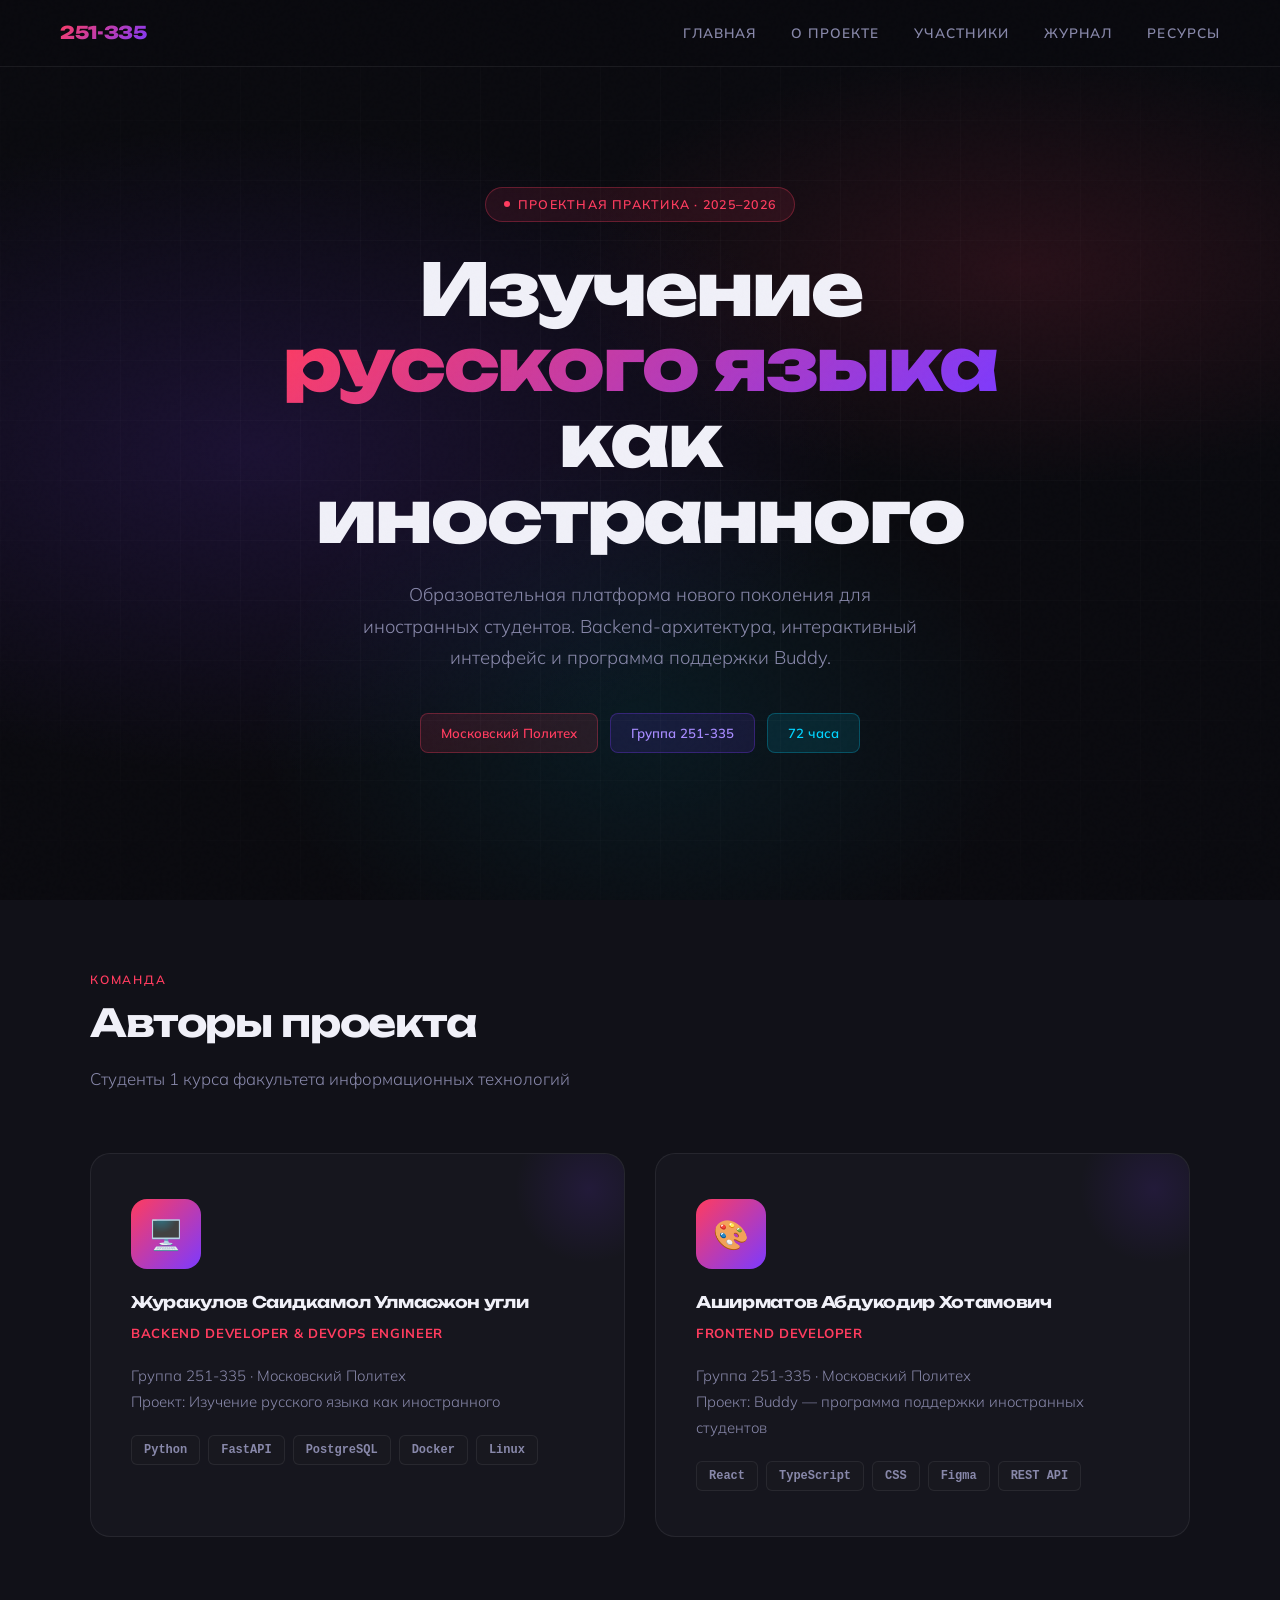
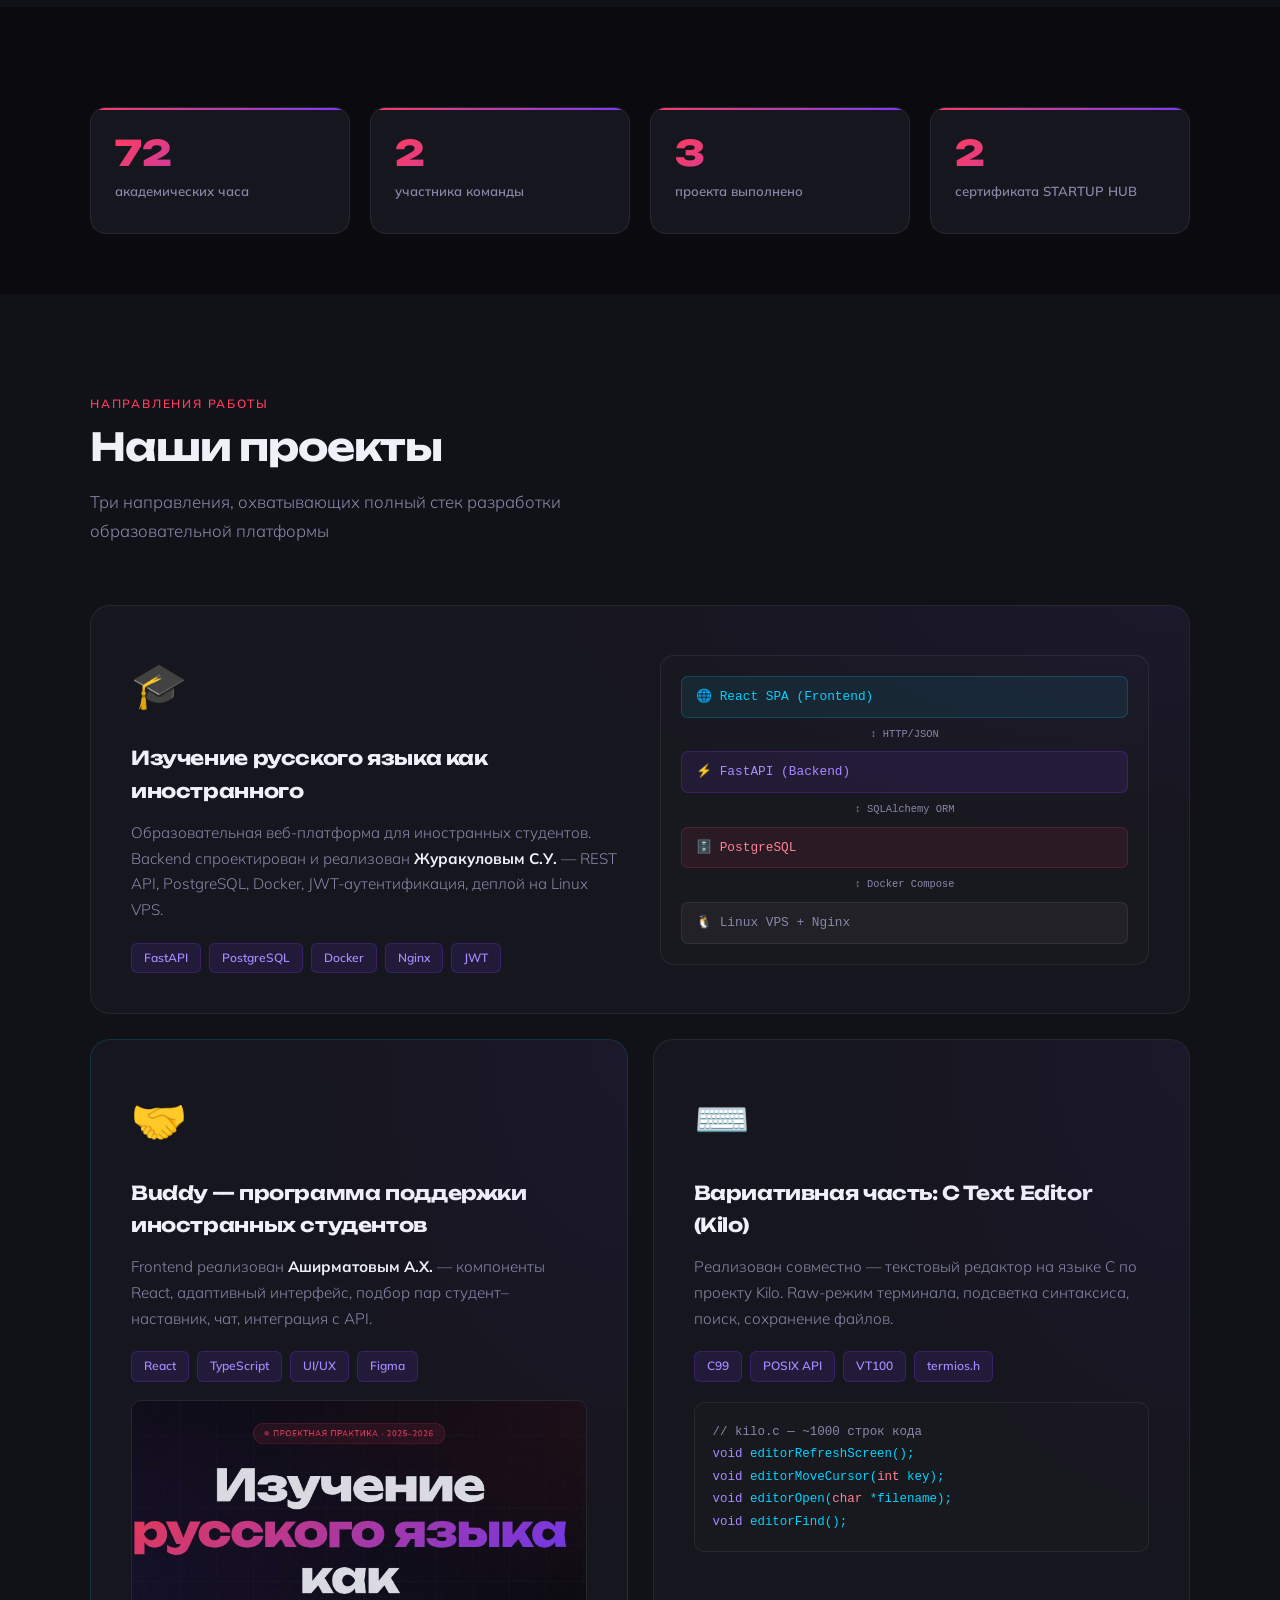
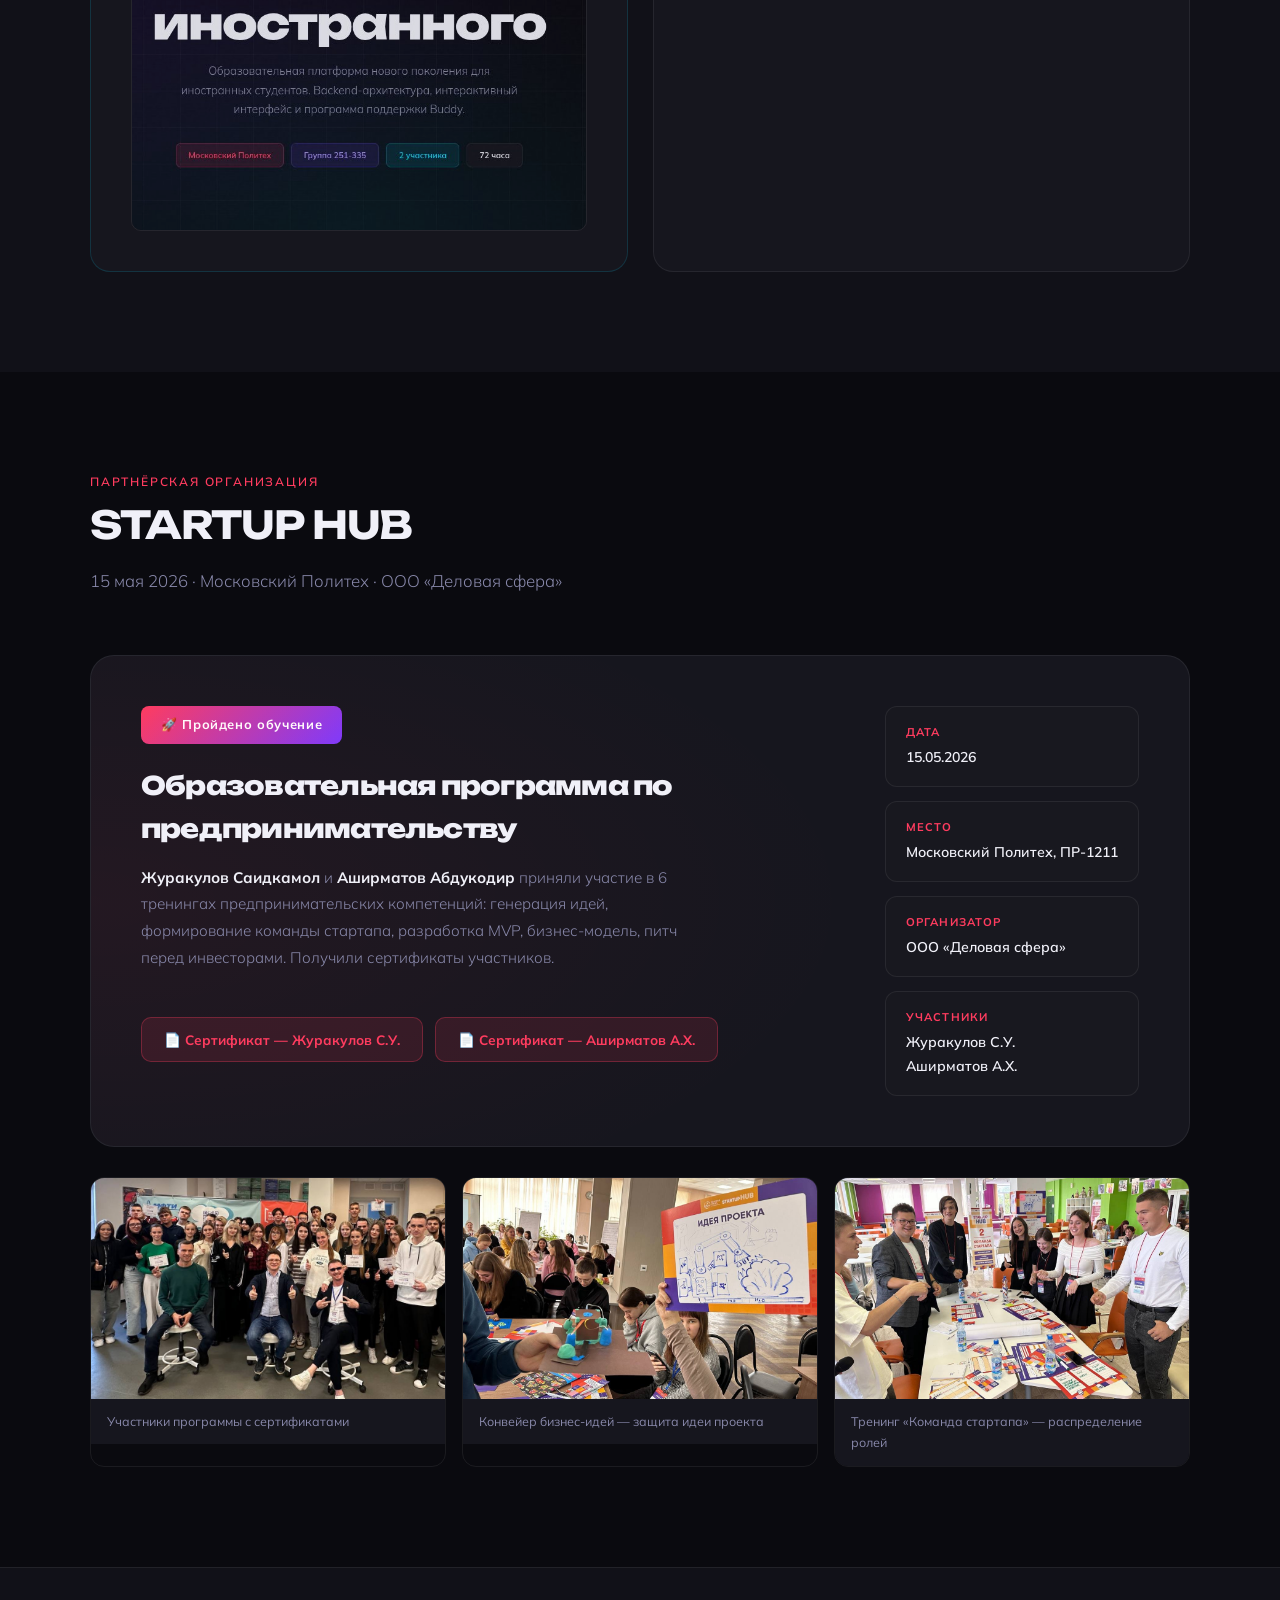
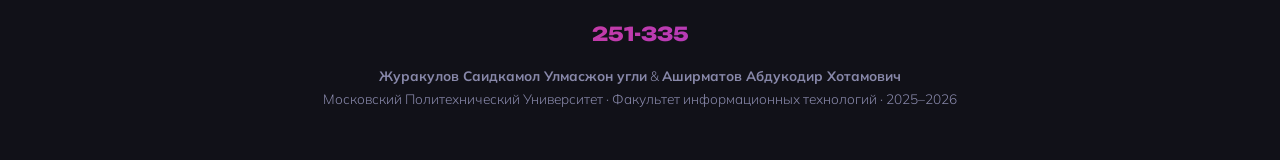
<file: site/index.html>
<!DOCTYPE html>
<html lang="ru">
<head>
  <meta charset="UTF-8" />
  <meta name="viewport" content="width=device-width, initial-scale=1.0" />
  <title>Проектная практика — Группа 251-335</title>
  <link rel="stylesheet" href="style.css" />
</head>
<body>

<nav>
  <a href="index.html" class="nav-logo">251-335</a>
  <ul class="nav-links">
    <li><a href="index.html">Главная</a></li>
    <li><a href="about.html">О проекте</a></li>
    <li><a href="members.html">Участники</a></li>
    <li><a href="journal.html">Журнал</a></li>
    <li><a href="resources.html">Ресурсы</a></li>
  </ul>
</nav>

<!-- HERO -->
<section class="hero">
  <div class="hero-bg"></div>
  <div class="hero-grid"></div>
  <div class="hero-content">
    <div class="hero-tag">Проектная практика · 2025–2026</div>
    <h1>Изучение <span class="grad">русского языка</span><br/>как иностранного</h1>
    <p>Образовательная платформа нового поколения для иностранных студентов. Backend-архитектура, интерактивный интерфейс и программа поддержки Buddy.</p>
    <div class="hero-badges">
      <span class="badge accent">Московский Политех</span>
      <span class="badge accent2">Группа 251-335</span>
      <span class="badge accent3">72 часа</span>
    </div>
  </div>
</section>

<!-- TEAM INTRO -->
<section style="background:var(--bg2); padding:70px 60px;">
  <div class="container">
    <div class="section-label">Команда</div>
    <h2 class="section-title">Авторы проекта</h2>
    <p class="section-desc">Студенты 1 курса факультета информационных технологий</p>
    <div class="members-grid">
      <div class="member-card">
        <div class="member-avatar">🖥️</div>
        <h3>Журакулов Саидкамол Улмасжон угли</h3>
        <div class="member-role">Backend Developer &amp; DevOps Engineer</div>
        <p>Группа 251-335 · Московский Политех<br/>Проект: Изучение русского языка как иностранного</p>
        <div class="member-skills">
          <span class="skill-tag">Python</span>
          <span class="skill-tag">FastAPI</span>
          <span class="skill-tag">PostgreSQL</span>
          <span class="skill-tag">Docker</span>
          <span class="skill-tag">Linux</span>
        </div>
      </div>
      <div class="member-card">
        <div class="member-avatar">🎨</div>
        <h3>Аширматов Абдукодир Хотамович</h3>
        <div class="member-role">Frontend Developer</div>
        <p>Группа 251-335 · Московский Политех<br/>Проект: Buddy — программа поддержки иностранных студентов</p>
        <div class="member-skills">
          <span class="skill-tag">React</span>
          <span class="skill-tag">TypeScript</span>
          <span class="skill-tag">CSS</span>
          <span class="skill-tag">Figma</span>
          <span class="skill-tag">REST API</span>
        </div>
      </div>
    </div>
  </div>
</section>

<!-- STATS -->
<section style="background:var(--bg); padding:60px;">
  <div class="container">
    <div class="about-stats" style="grid-template-columns:repeat(4,1fr);">
      <div class="stat-box"><span class="num">72</span><span class="label">академических часа</span></div>
      <div class="stat-box"><span class="num">2</span><span class="label">участника команды</span></div>
      <div class="stat-box"><span class="num">3</span><span class="label">проекта выполнено</span></div>
      <div class="stat-box"><span class="num">2</span><span class="label">сертификата STARTUP HUB</span></div>
    </div>
  </div>
</section>

<!-- PROJECTS -->
<section style="background:var(--bg2);">
  <div class="container">
    <div class="section-label">Направления работы</div>
    <h2 class="section-title">Наши проекты</h2>
    <p class="section-desc">Три направления, охватывающих полный стек разработки образовательной платформы</p>

    <div class="project-card featured" style="margin-bottom:25px;">
      <div>
        <div class="project-icon">🎓</div>
        <h3>Изучение русского языка как иностранного</h3>
        <p>Образовательная веб-платформа для иностранных студентов. Backend спроектирован и реализован <strong style="color:var(--text);">Журакуловым С.У.</strong> — REST API, PostgreSQL, Docker, JWT-аутентификация, деплой на Linux VPS.</p>
        <div class="project-tags">
          <span class="ptag">FastAPI</span><span class="ptag">PostgreSQL</span>
          <span class="ptag">Docker</span><span class="ptag">Nginx</span><span class="ptag">JWT</span>
        </div>
      </div>
      <div>
        <div style="background:var(--bg3);border:1px solid var(--border);border-radius:14px;padding:20px;font-family:'Courier New',monospace;font-size:0.8rem;display:flex;flex-direction:column;gap:8px;">
          <div style="background:rgba(0,212,255,0.08);border:1px solid rgba(0,212,255,0.2);border-radius:7px;padding:9px 14px;color:#00d4ff;">🌐 React SPA (Frontend)</div>
          <div style="text-align:center;color:var(--muted);font-size:0.65rem;">↕ HTTP/JSON</div>
          <div style="background:rgba(124,58,255,0.1);border:1px solid rgba(124,58,255,0.25);border-radius:7px;padding:9px 14px;color:#a78bff;">⚡ FastAPI (Backend)</div>
          <div style="text-align:center;color:var(--muted);font-size:0.65rem;">↕ SQLAlchemy ORM</div>
          <div style="background:rgba(255,60,95,0.08);border:1px solid rgba(255,60,95,0.2);border-radius:7px;padding:9px 14px;color:#ff8099;">🗄️ PostgreSQL</div>
          <div style="text-align:center;color:var(--muted);font-size:0.65rem;">↕ Docker Compose</div>
          <div style="background:rgba(255,255,255,0.04);border:1px solid var(--border);border-radius:7px;padding:9px 14px;color:var(--muted);">🐧 Linux VPS + Nginx</div>
        </div>
      </div>
    </div>

    <div class="projects-grid">
      <div class="project-card" style="border-color:rgba(0,212,255,0.15);">
        <div class="project-icon">🤝</div>
        <h3>Buddy — программа поддержки иностранных студентов</h3>
        <p>Frontend реализован <strong style="color:var(--text);">Аширматовым А.Х.</strong> — компоненты React, адаптивный интерфейс, подбор пар студент–наставник, чат, интеграция с API.</p>
        <div class="project-tags" style="margin-top:14px;">
          <span class="ptag">React</span><span class="ptag">TypeScript</span>
          <span class="ptag">UI/UX</span><span class="ptag">Figma</span>
        </div>
        <div style="margin-top:18px;border-radius:10px;overflow:hidden;border:1px solid var(--border);">
          <img src="img/buddy_screenshot.png" alt="Buddy platform screenshot" style="width:100%;display:block;opacity:0.9;" />
        </div>
      </div>

      <div class="project-card">
        <div class="project-icon">⌨️</div>
        <h3>Вариативная часть: C Text Editor (Kilo)</h3>
        <p>Реализован совместно — текстовый редактор на языке C по проекту Kilo. Raw-режим терминала, подсветка синтаксиса, поиск, сохранение файлов.</p>
        <div class="project-tags" style="margin-top:14px;">
          <span class="ptag">C99</span><span class="ptag">POSIX API</span>
          <span class="ptag">VT100</span><span class="ptag">termios.h</span>
        </div>
        <div style="margin-top:20px;background:var(--bg3);border:1px solid var(--border);border-radius:10px;padding:18px;font-family:'Courier New',monospace;font-size:0.78rem;color:#00d4ff;line-height:1.8;">
          <span style="color:var(--muted);">// kilo.c — ~1000 строк кода</span><br/>
          <span style="color:#a78bff;">void</span> editorRefreshScreen();<br/>
          <span style="color:#a78bff;">void</span> editorMoveCursor(<span style="color:#ff8099;">int</span> key);<br/>
          <span style="color:#a78bff;">void</span> editorOpen(<span style="color:#ff8099;">char</span> *filename);<br/>
          <span style="color:#a78bff;">void</span> editorFind();<br/>
        </div>
      </div>
    </div>
  </div>
</section>

<!-- STARTUP HUB -->
<section style="background:var(--bg);">
  <div class="container">
    <div class="section-label">Партнёрская организация</div>
    <h2 class="section-title">STARTUP HUB</h2>
    <p class="section-desc">15 мая 2026 · Московский Политех · ООО «Деловая сфера»</p>

    <div class="event-card">
      <div>
        <div class="event-badge">🚀 Пройдено обучение</div>
        <h3>Образовательная программа по предпринимательству</h3>
        <p>
          <strong style="color:var(--text);">Журакулов Саидкамол</strong> и
          <strong style="color:var(--text);">Аширматов Абдукодир</strong> приняли участие
          в 6 тренингах предпринимательских компетенций: генерация идей, формирование команды стартапа,
          разработка MVP, бизнес-модель, питч перед инвесторами. Получили сертификаты участников.
        </p>
        <div style="display:flex;gap:12px;flex-wrap:wrap;margin-top:22px;">
          <a href="img/cert1.pdf" target="_blank" class="cert-link">📄 Сертификат — Журакулов С.У.</a>
          <a href="img/cert2.pdf" target="_blank" class="cert-link">📄 Сертификат — Аширматов А.Х.</a>
        </div>
      </div>
      <div class="event-meta">
        <div class="meta-item"><div class="mi-label">Дата</div><div class="mi-val">15.05.2026</div></div>
        <div class="meta-item"><div class="mi-label">Место</div><div class="mi-val">Московский Политех, ПР-1211</div></div>
        <div class="meta-item"><div class="mi-label">Организатор</div><div class="mi-val">ООО «Деловая сфера»</div></div>
        <div class="meta-item"><div class="mi-label">Участники</div><div class="mi-val">Журакулов С.У.<br/>Аширматов А.Х.</div></div>
      </div>
    </div>

    <div style="display:grid;grid-template-columns:1fr 1fr 1fr;gap:16px;margin-top:30px;">
      <div style="border-radius:14px;overflow:hidden;border:1px solid var(--border);">
        <img src="img/startup1.png" alt="Участники STARTUP HUB с сертификатами" style="width:100%;display:block;aspect-ratio:16/10;object-fit:cover;" />
        <div style="padding:12px 16px;background:var(--card);font-size:0.78rem;color:var(--muted);">Участники программы с сертификатами</div>
      </div>
      <div style="border-radius:14px;overflow:hidden;border:1px solid var(--border);">
        <img src="img/startup2.png" alt="Конвейер бизнес-идей" style="width:100%;display:block;aspect-ratio:16/10;object-fit:cover;" />
        <div style="padding:12px 16px;background:var(--card);font-size:0.78rem;color:var(--muted);">Конвейер бизнес-идей — защита идеи проекта</div>
      </div>
      <div style="border-radius:14px;overflow:hidden;border:1px solid var(--border);">
        <img src="img/startup3.png" alt="Команда стартапа" style="width:100%;display:block;aspect-ratio:16/10;object-fit:cover;" />
        <div style="padding:12px 16px;background:var(--card);font-size:0.78rem;color:var(--muted);">Тренинг «Команда стартапа» — распределение ролей</div>
      </div>
    </div>
  </div>
</section>

<footer>
  <div class="footer-logo">251-335</div>
  <p>
    <strong>Журакулов Саидкамол Улмасжон угли</strong> &amp;
    <strong>Аширматов Абдукодир Хотамович</strong><br/>
    Московский Политехнический Университет · Факультет информационных технологий · 2025–2026
  </p>
</footer>

</body>
</html>
</file>
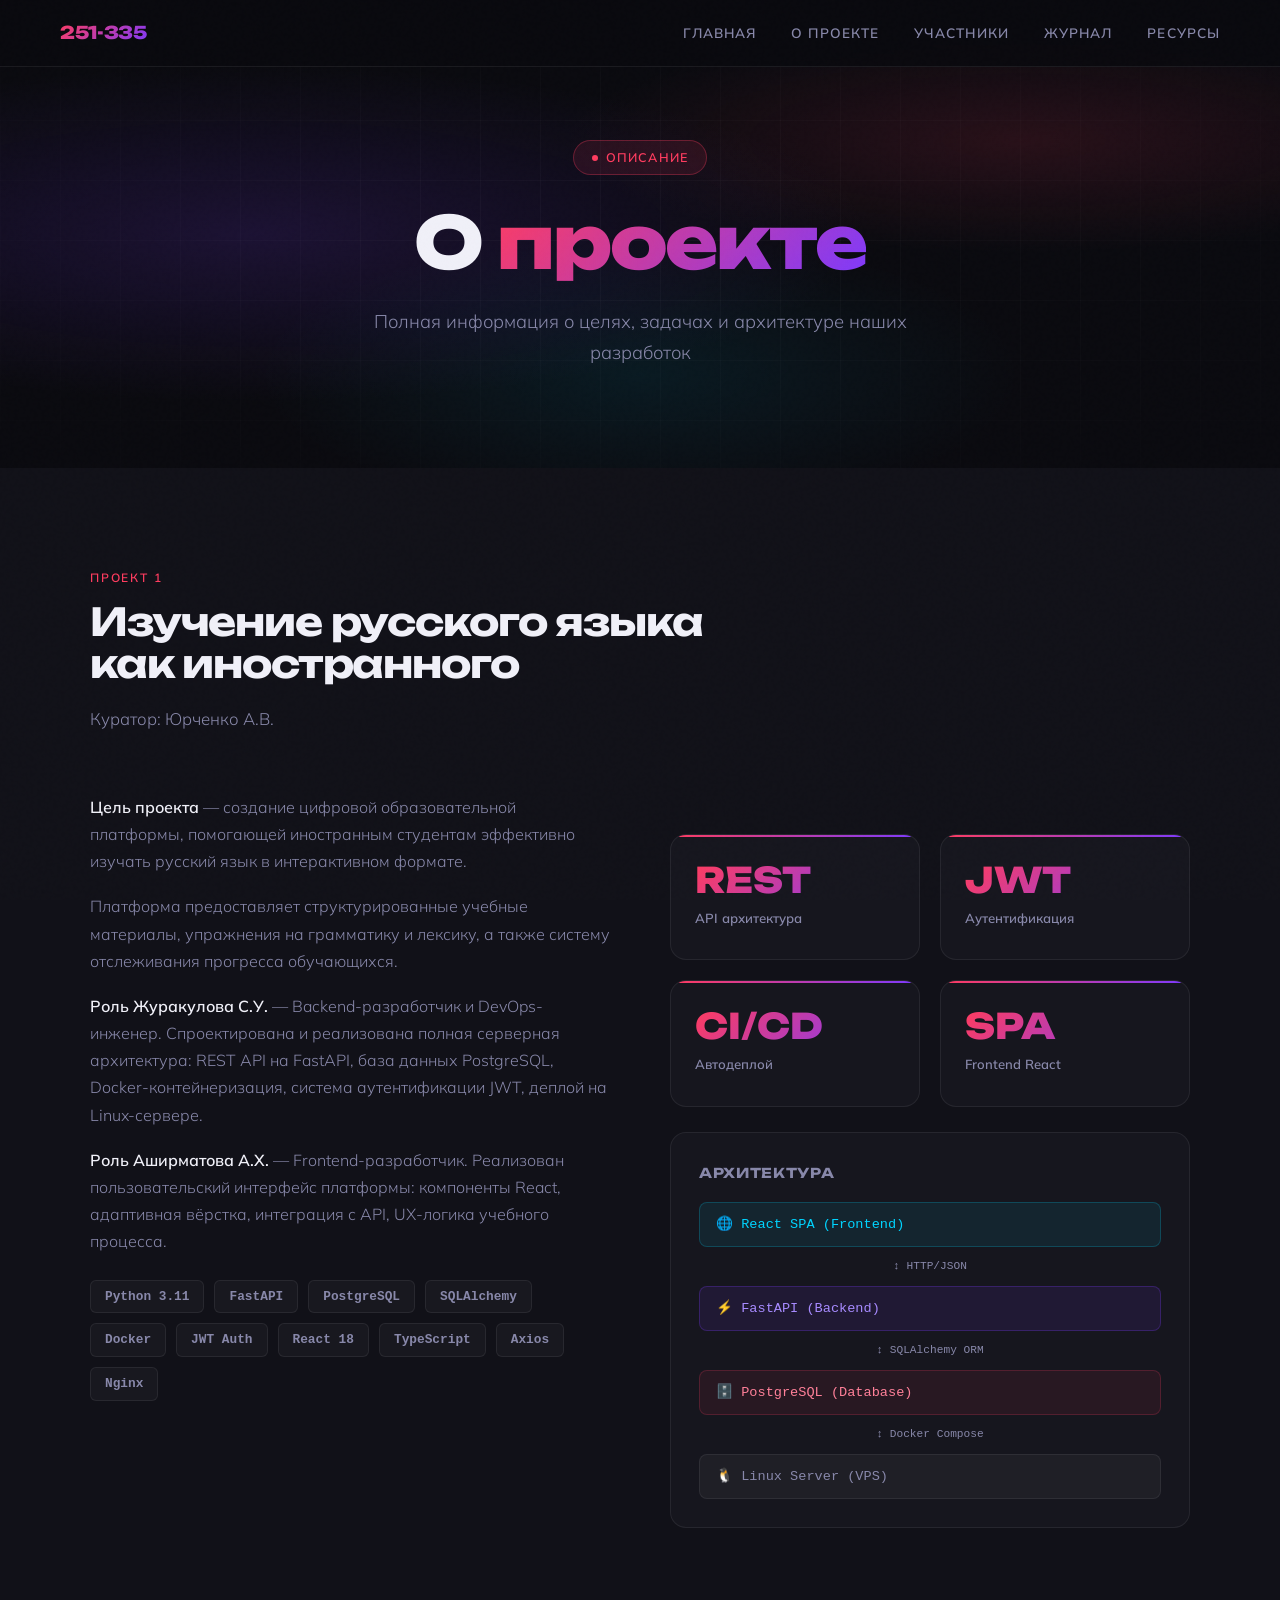
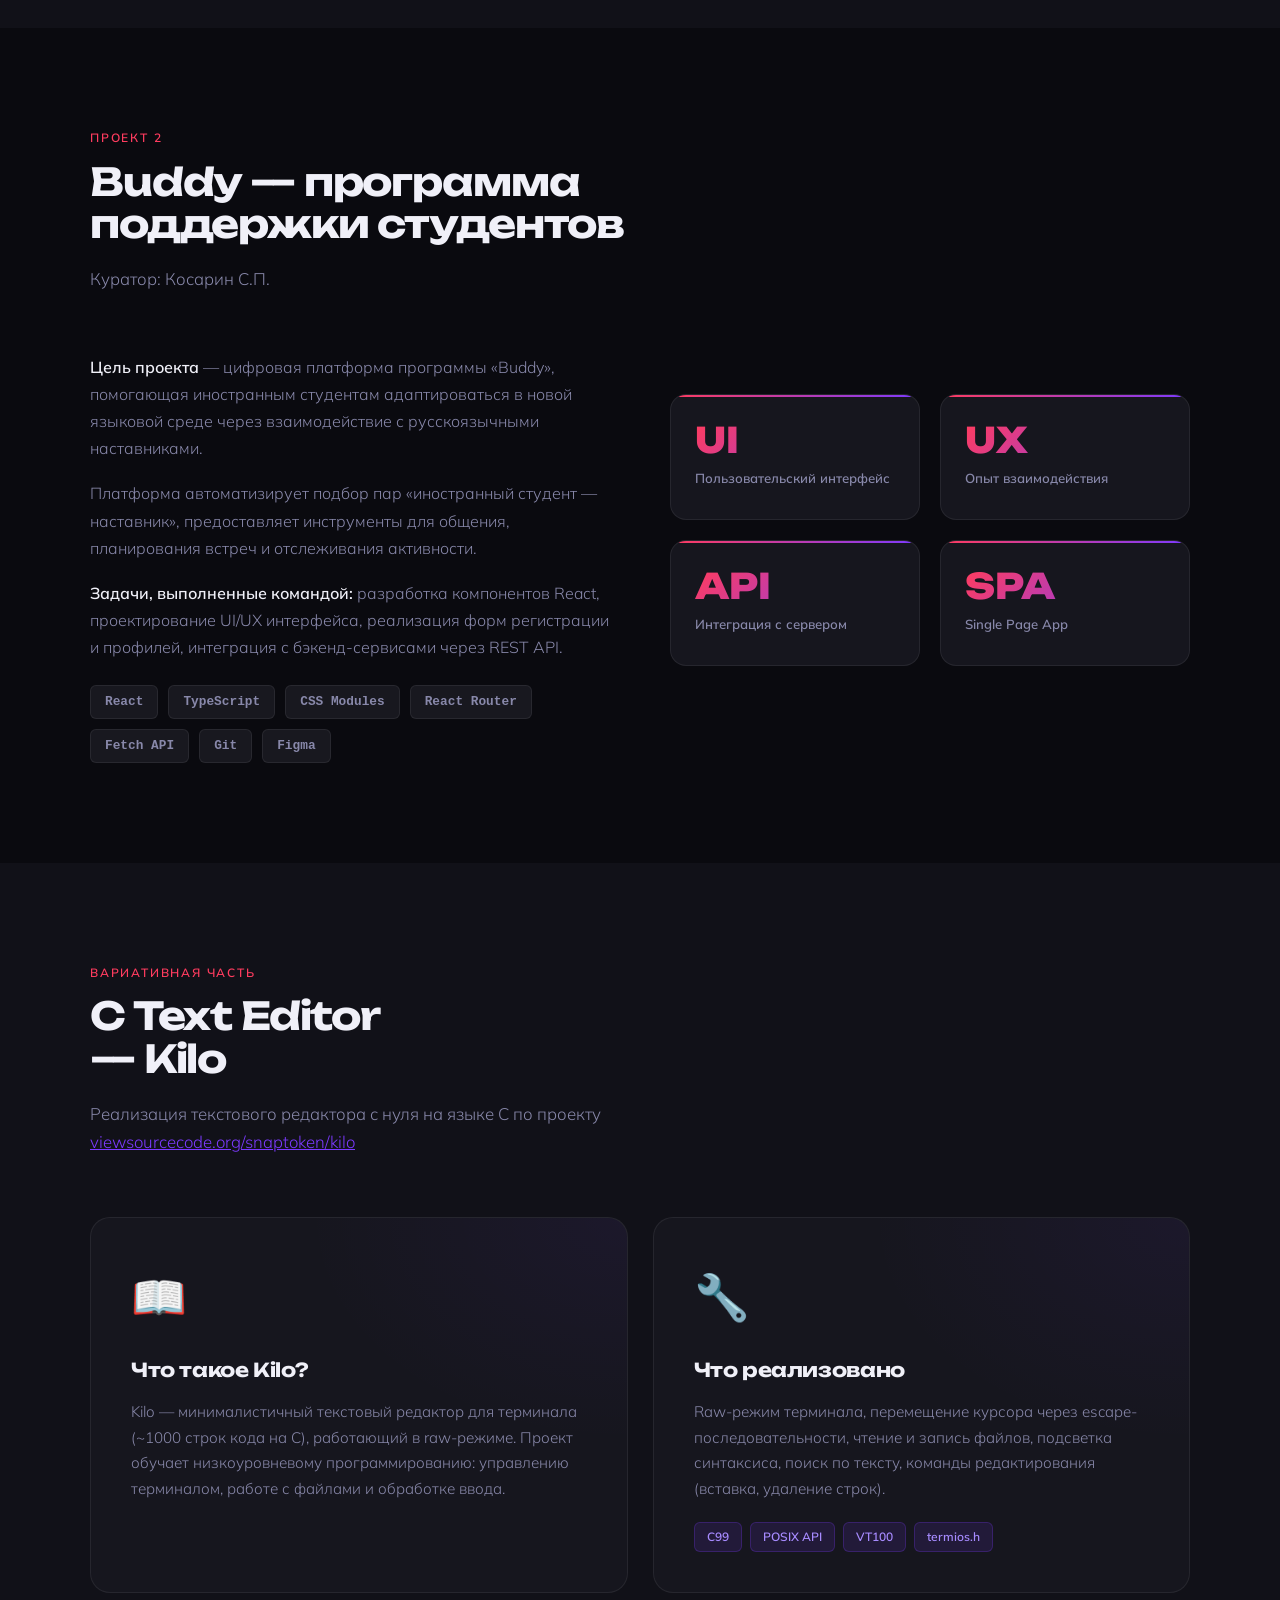
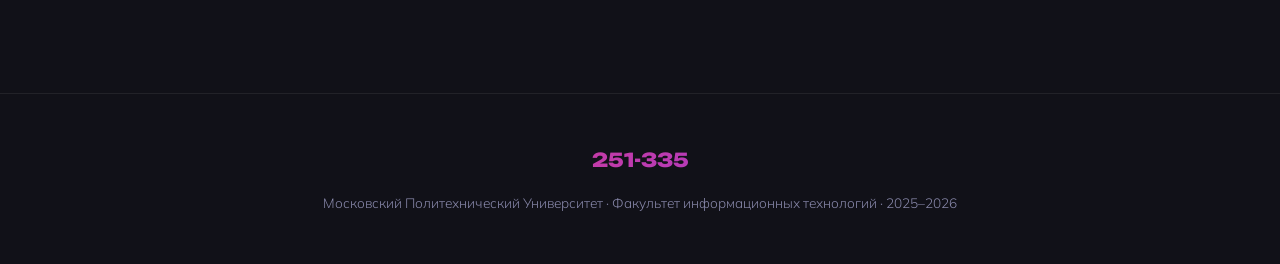
<file: site/about.html>
<!DOCTYPE html>
<html lang="ru">
<head>
  <meta charset="UTF-8" />
  <meta name="viewport" content="width=device-width, initial-scale=1.0" />
  <title>О проекте — Группа 251-335</title>
  <link rel="stylesheet" href="style.css" />
</head>
<body>

<nav>
  <a href="index.html" class="nav-logo">251-335</a>
  <ul class="nav-links">
    <li><a href="index.html">Главная</a></li>
    <li><a href="about.html">О проекте</a></li>
    <li><a href="members.html">Участники</a></li>
    <li><a href="journal.html">Журнал</a></li>
    <li><a href="resources.html">Ресурсы</a></li>
  </ul>
</nav>

<!-- PAGE HERO -->
<section class="hero" style="min-height: 50vh; padding-top: 140px; padding-bottom: 60px;">
  <div class="hero-bg"></div>
  <div class="hero-grid"></div>
  <div class="hero-content">
    <div class="hero-tag">Описание</div>
    <h1>О <span class="grad">проекте</span></h1>
    <p>Полная информация о целях, задачах и архитектуре наших разработок</p>
  </div>
</section>

<!-- PROJECT 1 -->
<section style="background: var(--bg2);">
  <div class="container">
    <div class="section-label">Проект 1</div>
    <h2 class="section-title">Изучение русского языка<br/>как иностранного</h2>
    <p class="section-desc">Куратор: Юрченко А.В.</p>

    <div class="about-grid">
      <div class="about-text">
        <p>
          <strong>Цель проекта</strong> — создание цифровой образовательной платформы,
          помогающей иностранным студентам эффективно изучать русский язык в интерактивном формате.
        </p>
        <p>
          Платформа предоставляет структурированные учебные материалы,
          упражнения на грамматику и лексику, а также систему отслеживания прогресса обучающихся.
        </p>
        <p>
          <strong>Роль Журакулова С.У.</strong> — Backend-разработчик и DevOps-инженер.
          Спроектирована и реализована полная серверная архитектура:
          REST API на FastAPI, база данных PostgreSQL, Docker-контейнеризация,
          система аутентификации JWT, деплой на Linux-сервере.
        </p>
        <p>
          <strong>Роль Аширматова А.Х.</strong> — Frontend-разработчик.
          Реализован пользовательский интерфейс платформы: компоненты React,
          адаптивная вёрстка, интеграция с API, UX-логика учебного процесса.
        </p>
        <div class="tech-list" style="margin-top: 24px;">
          <span class="tech-tag">Python 3.11</span>
          <span class="tech-tag">FastAPI</span>
          <span class="tech-tag">PostgreSQL</span>
          <span class="tech-tag">SQLAlchemy</span>
          <span class="tech-tag">Docker</span>
          <span class="tech-tag">JWT Auth</span>
          <span class="tech-tag">React 18</span>
          <span class="tech-tag">TypeScript</span>
          <span class="tech-tag">Axios</span>
          <span class="tech-tag">Nginx</span>
        </div>
      </div>

      <div>
        <div class="about-stats">
          <div class="stat-box">
            <span class="num">REST</span>
            <span class="label">API архитектура</span>
          </div>
          <div class="stat-box">
            <span class="num">JWT</span>
            <span class="label">Аутентификация</span>
          </div>
          <div class="stat-box">
            <span class="num">CI/CD</span>
            <span class="label">Автодеплой</span>
          </div>
          <div class="stat-box">
            <span class="num">SPA</span>
            <span class="label">Frontend React</span>
          </div>
        </div>

        <!-- Architecture diagram -->
        <div style="margin-top: 25px; background: var(--card); border: 1px solid var(--border); border-radius: 16px; padding: 28px;">
          <div style="font-family: 'Unbounded', sans-serif; font-size: 0.85rem; font-weight: 700; margin-bottom: 18px; color: var(--muted); letter-spacing: 0.05em;">АРХИТЕКТУРА</div>
          <div style="display: flex; flex-direction: column; gap: 10px; font-size: 0.85rem; font-family: 'Courier New', monospace;">
            <div style="background: rgba(0,212,255,0.08); border: 1px solid rgba(0,212,255,0.2); border-radius: 8px; padding: 10px 16px; color: #00d4ff;">
              🌐 React SPA (Frontend)
            </div>
            <div style="text-align: center; color: var(--muted); font-size: 0.7rem;">↕ HTTP/JSON</div>
            <div style="background: rgba(124,58,255,0.1); border: 1px solid rgba(124,58,255,0.25); border-radius: 8px; padding: 10px 16px; color: #a78bff;">
              ⚡ FastAPI (Backend)
            </div>
            <div style="text-align: center; color: var(--muted); font-size: 0.7rem;">↕ SQLAlchemy ORM</div>
            <div style="background: rgba(255,60,95,0.08); border: 1px solid rgba(255,60,95,0.2); border-radius: 8px; padding: 10px 16px; color: #ff8099;">
              🗄️ PostgreSQL (Database)
            </div>
            <div style="text-align: center; color: var(--muted); font-size: 0.7rem;">↕ Docker Compose</div>
            <div style="background: rgba(255,255,255,0.04); border: 1px solid var(--border); border-radius: 8px; padding: 10px 16px; color: var(--muted);">
              🐧 Linux Server (VPS)
            </div>
          </div>
        </div>
      </div>
    </div>
  </div>
</section>

<!-- PROJECT 2 -->
<section>
  <div class="container">
    <div class="section-label">Проект 2</div>
    <h2 class="section-title">Buddy — программа<br/>поддержки студентов</h2>
    <p class="section-desc">Куратор: Косарин С.П.</p>

    <div class="about-grid">
      <div class="about-text">
        <p>
          <strong>Цель проекта</strong> — цифровая платформа программы «Buddy»,
          помогающая иностранным студентам адаптироваться в новой языковой среде
          через взаимодействие с русскоязычными наставниками.
        </p>
        <p>
          Платформа автоматизирует подбор пар «иностранный студент — наставник»,
          предоставляет инструменты для общения, планирования встреч и отслеживания активности.
        </p>
        <p>
          <strong>Задачи, выполненные командой:</strong> разработка компонентов React,
          проектирование UI/UX интерфейса, реализация форм регистрации и профилей,
          интеграция с бэкенд-сервисами через REST API.
        </p>
        <div class="tech-list" style="margin-top: 24px;">
          <span class="tech-tag">React</span>
          <span class="tech-tag">TypeScript</span>
          <span class="tech-tag">CSS Modules</span>
          <span class="tech-tag">React Router</span>
          <span class="tech-tag">Fetch API</span>
          <span class="tech-tag">Git</span>
          <span class="tech-tag">Figma</span>
        </div>
      </div>
      <div>
        <div class="about-stats">
          <div class="stat-box">
            <span class="num">UI</span>
            <span class="label">Пользовательский интерфейс</span>
          </div>
          <div class="stat-box">
            <span class="num">UX</span>
            <span class="label">Опыт взаимодействия</span>
          </div>
          <div class="stat-box">
            <span class="num">API</span>
            <span class="label">Интеграция с сервером</span>
          </div>
          <div class="stat-box">
            <span class="num">SPA</span>
            <span class="label">Single Page App</span>
          </div>
        </div>
      </div>
    </div>
  </div>
</section>

<!-- VARIANT PART -->
<section style="background: var(--bg2);">
  <div class="container">
    <div class="section-label">Вариативная часть</div>
    <h2 class="section-title">C Text Editor<br/>— Kilo</h2>
    <p class="section-desc">
      Реализация текстового редактора с нуля на языке C по проекту
      <a href="https://viewsourcecode.org/snaptoken/kilo/" style="color: var(--accent2);" target="_blank">viewsourcecode.org/snaptoken/kilo</a>
    </p>
    <div class="projects-grid">
      <div class="project-card">
        <div class="project-icon">📖</div>
        <h3>Что такое Kilo?</h3>
        <p>
          Kilo — минималистичный текстовый редактор для терминала (~1000 строк кода на C),
          работающий в raw-режиме. Проект обучает низкоуровневому программированию:
          управлению терминалом, работе с файлами и обработке ввода.
        </p>
      </div>
      <div class="project-card">
        <div class="project-icon">🔧</div>
        <h3>Что реализовано</h3>
        <p>
          Raw-режим терминала, перемещение курсора через escape-последовательности,
          чтение и запись файлов, подсветка синтаксиса,
          поиск по тексту, команды редактирования (вставка, удаление строк).
        </p>
        <div class="project-tags" style="margin-top: 16px;">
          <span class="ptag">C99</span>
          <span class="ptag">POSIX API</span>
          <span class="ptag">VT100</span>
          <span class="ptag">termios.h</span>
        </div>
      </div>
    </div>
  </div>
</section>

<footer>
  <div class="footer-logo">251-335</div>
  <p>Московский Политехнический Университет · Факультет информационных технологий · 2025–2026</p>
</footer>

</body>
</html>
</file>
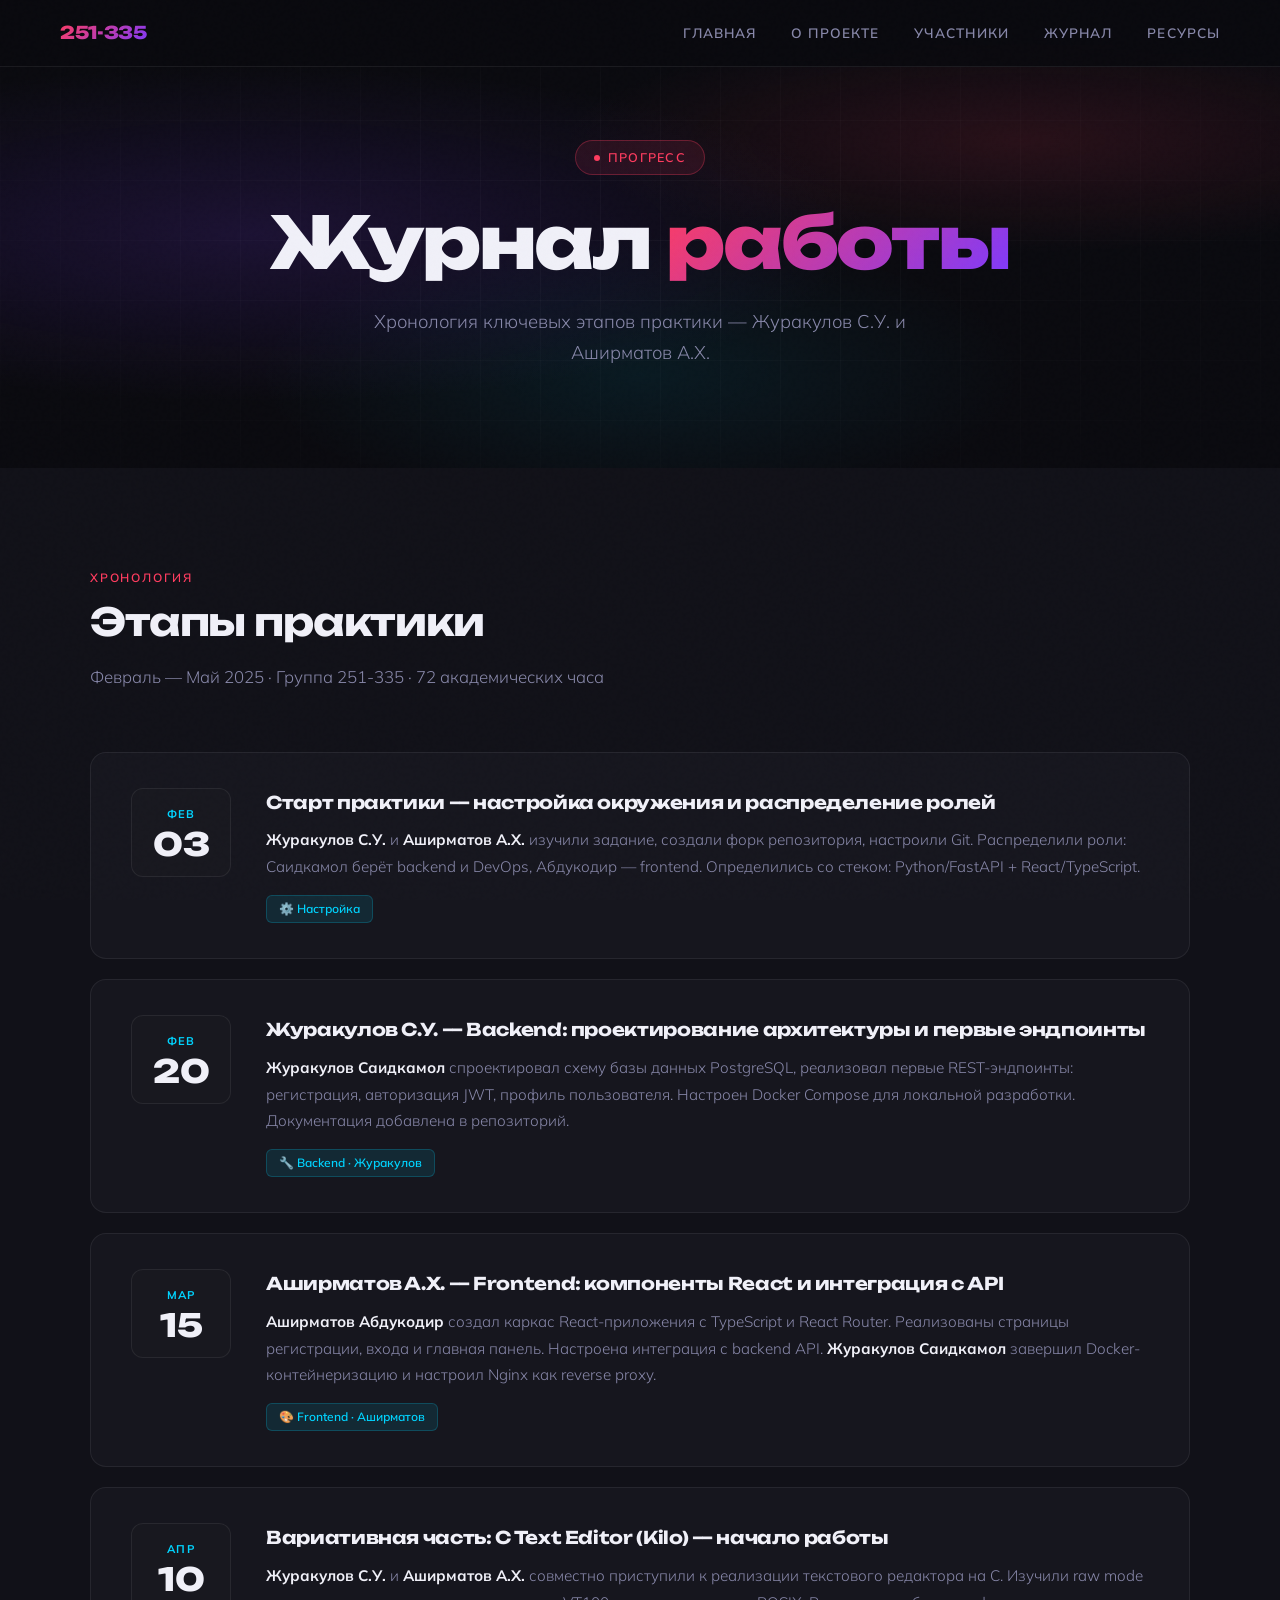
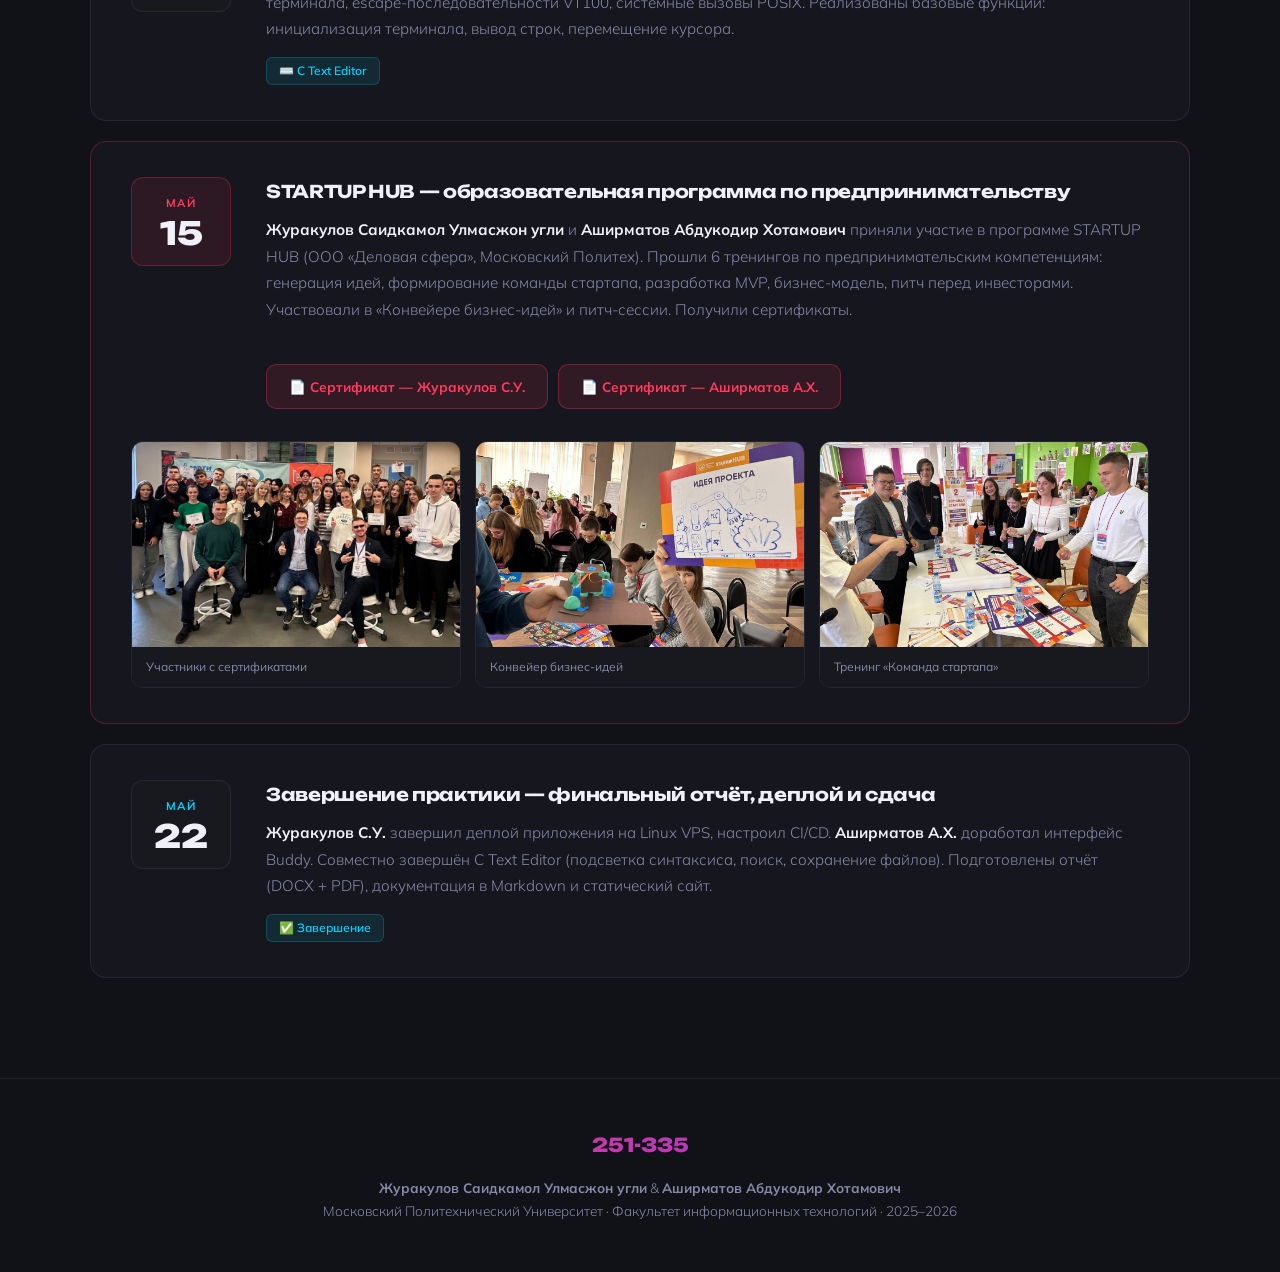
<file: site/journal.html>
<!DOCTYPE html>
<html lang="ru">
<head>
  <meta charset="UTF-8" />
  <meta name="viewport" content="width=device-width, initial-scale=1.0" />
  <title>Журнал — Группа 251-335</title>
  <link rel="stylesheet" href="style.css" />
</head>
<body>

<nav>
  <a href="index.html" class="nav-logo">251-335</a>
  <ul class="nav-links">
    <li><a href="index.html">Главная</a></li>
    <li><a href="about.html">О проекте</a></li>
    <li><a href="members.html">Участники</a></li>
    <li><a href="journal.html">Журнал</a></li>
    <li><a href="resources.html">Ресурсы</a></li>
  </ul>
</nav>

<section class="hero" style="min-height:50vh;padding-top:140px;padding-bottom:60px;">
  <div class="hero-bg"></div>
  <div class="hero-grid"></div>
  <div class="hero-content">
    <div class="hero-tag">Прогресс</div>
    <h1>Журнал <span class="grad">работы</span></h1>
    <p>Хронология ключевых этапов практики — Журакулов С.У. и Аширматов А.Х.</p>
  </div>
</section>

<section style="background:var(--bg2);">
  <div class="container">
    <div class="section-label">Хронология</div>
    <h2 class="section-title">Этапы практики</h2>
    <p class="section-desc">Февраль — Май 2025 · Группа 251-335 · 72 академических часа</p>

    <div class="journal-list">

      <div class="journal-card">
        <div class="journal-date"><div class="month">Фев</div><div class="day">03</div></div>
        <div class="journal-content">
          <h3>Старт практики — настройка окружения и распределение ролей</h3>
          <p>
            <strong style="color:var(--text);">Журакулов С.У.</strong> и
            <strong style="color:var(--text);">Аширматов А.Х.</strong> изучили задание,
            создали форк репозитория, настроили Git. Распределили роли:
            Саидкамол берёт backend и DevOps, Абдукодир — frontend.
            Определились со стеком: Python/FastAPI + React/TypeScript.
          </p>
          <span class="journal-tag">⚙️ Настройка</span>
        </div>
      </div>

      <div class="journal-card">
        <div class="journal-date"><div class="month">Фев</div><div class="day">20</div></div>
        <div class="journal-content">
          <h3>Журакулов С.У. — Backend: проектирование архитектуры и первые эндпоинты</h3>
          <p>
            <strong style="color:var(--text);">Журакулов Саидкамол</strong> спроектировал схему базы данных PostgreSQL,
            реализовал первые REST-эндпоинты: регистрация, авторизация JWT, профиль пользователя.
            Настроен Docker Compose для локальной разработки. Документация добавлена в репозиторий.
          </p>
          <span class="journal-tag">🔧 Backend · Журакулов</span>
        </div>
      </div>

      <div class="journal-card">
        <div class="journal-date"><div class="month">Мар</div><div class="day">15</div></div>
        <div class="journal-content">
          <h3>Аширматов А.Х. — Frontend: компоненты React и интеграция с API</h3>
          <p>
            <strong style="color:var(--text);">Аширматов Абдукодир</strong> создал каркас React-приложения
            с TypeScript и React Router. Реализованы страницы регистрации, входа и главная панель.
            Настроена интеграция с backend API. <strong style="color:var(--text);">Журакулов Саидкамол</strong>
            завершил Docker-контейнеризацию и настроил Nginx как reverse proxy.
          </p>
          <span class="journal-tag">🎨 Frontend · Аширматов</span>
        </div>
      </div>

      <div class="journal-card">
        <div class="journal-date"><div class="month">Апр</div><div class="day">10</div></div>
        <div class="journal-content">
          <h3>Вариативная часть: C Text Editor (Kilo) — начало работы</h3>
          <p>
            <strong style="color:var(--text);">Журакулов С.У.</strong> и
            <strong style="color:var(--text);">Аширматов А.Х.</strong> совместно приступили
            к реализации текстового редактора на C. Изучили raw mode терминала,
            escape-последовательности VT100, системные вызовы POSIX.
            Реализованы базовые функции: инициализация терминала, вывод строк, перемещение курсора.
          </p>
          <span class="journal-tag">⌨️ C Text Editor</span>
        </div>
      </div>

      <!-- STARTUP HUB with photos -->
      <div style="background:var(--card);border:1px solid rgba(255,60,95,0.25);border-radius:16px;padding:35px 40px;margin-bottom:0;">
        <div style="display:grid;grid-template-columns:100px 1fr;gap:35px;align-items:start;">
          <div class="journal-date" style="background:rgba(255,60,95,0.1);border-color:rgba(255,60,95,0.25);">
            <div class="month" style="color:#ff3c5f;">Май</div>
            <div class="day">15</div>
          </div>
          <div>
            <h3 style="font-family:'Unbounded',sans-serif;font-size:1.1rem;font-weight:700;margin-bottom:10px;letter-spacing:-0.02em;">
              STARTUP HUB — образовательная программа по предпринимательству
            </h3>
            <p style="color:var(--muted);font-size:0.95rem;font-weight:300;line-height:1.75;margin-bottom:16px;">
              <strong style="color:var(--text);">Журакулов Саидкамол Улмасжон угли</strong> и
              <strong style="color:var(--text);">Аширматов Абдукодир Хотамович</strong> приняли участие
              в программе STARTUP HUB (ООО «Деловая сфера», Московский Политех).
              Прошли 6 тренингов по предпринимательским компетенциям: генерация идей,
              формирование команды стартапа, разработка MVP, бизнес-модель, питч перед инвесторами.
              Участвовали в «Конвейере бизнес-идей» и питч-сессии. Получили сертификаты.
            </p>
            <div style="display:flex;gap:10px;flex-wrap:wrap;margin-bottom:22px;">
              <a href="img/cert1.pdf" target="_blank" class="cert-link">📄 Сертификат — Журакулов С.У.</a>
              <a href="img/cert2.pdf" target="_blank" class="cert-link">📄 Сертификат — Аширматов А.Х.</a>
            </div>
          </div>
        </div>
        <!-- Photos -->
        <div style="display:grid;grid-template-columns:1fr 1fr 1fr;gap:14px;margin-top:10px;">
          <div style="border-radius:12px;overflow:hidden;border:1px solid var(--border);">
            <img src="img/startup1.png" alt="Участники с сертификатами" style="width:100%;display:block;aspect-ratio:16/10;object-fit:cover;" />
            <div style="padding:10px 14px;background:var(--bg3);font-size:0.75rem;color:var(--muted);">Участники с сертификатами</div>
          </div>
          <div style="border-radius:12px;overflow:hidden;border:1px solid var(--border);">
            <img src="img/startup2.png" alt="Конвейер бизнес-идей" style="width:100%;display:block;aspect-ratio:16/10;object-fit:cover;" />
            <div style="padding:10px 14px;background:var(--bg3);font-size:0.75rem;color:var(--muted);">Конвейер бизнес-идей</div>
          </div>
          <div style="border-radius:12px;overflow:hidden;border:1px solid var(--border);">
            <img src="img/startup3.png" alt="Тренинг — команда стартапа" style="width:100%;display:block;aspect-ratio:16/10;object-fit:cover;" />
            <div style="padding:10px 14px;background:var(--bg3);font-size:0.75rem;color:var(--muted);">Тренинг «Команда стартапа»</div>
          </div>
        </div>
      </div>

      <div class="journal-card">
        <div class="journal-date"><div class="month">Май</div><div class="day">22</div></div>
        <div class="journal-content">
          <h3>Завершение практики — финальный отчёт, деплой и сдача</h3>
          <p>
            <strong style="color:var(--text);">Журакулов С.У.</strong> завершил деплой приложения на Linux VPS,
            настроил CI/CD. <strong style="color:var(--text);">Аширматов А.Х.</strong> доработал интерфейс Buddy.
            Совместно завершён C Text Editor (подсветка синтаксиса, поиск, сохранение файлов).
            Подготовлены отчёт (DOCX + PDF), документация в Markdown и статический сайт.
          </p>
          <span class="journal-tag">✅ Завершение</span>
        </div>
      </div>

    </div>
  </div>
</section>

<footer>
  <div class="footer-logo">251-335</div>
  <p>
    <strong>Журакулов Саидкамол Улмасжон угли</strong> &amp;
    <strong>Аширматов Абдукодир Хотамович</strong><br/>
    Московский Политехнический Университет · Факультет информационных технологий · 2025–2026
  </p>
</footer>

</body>
</html>
</file>
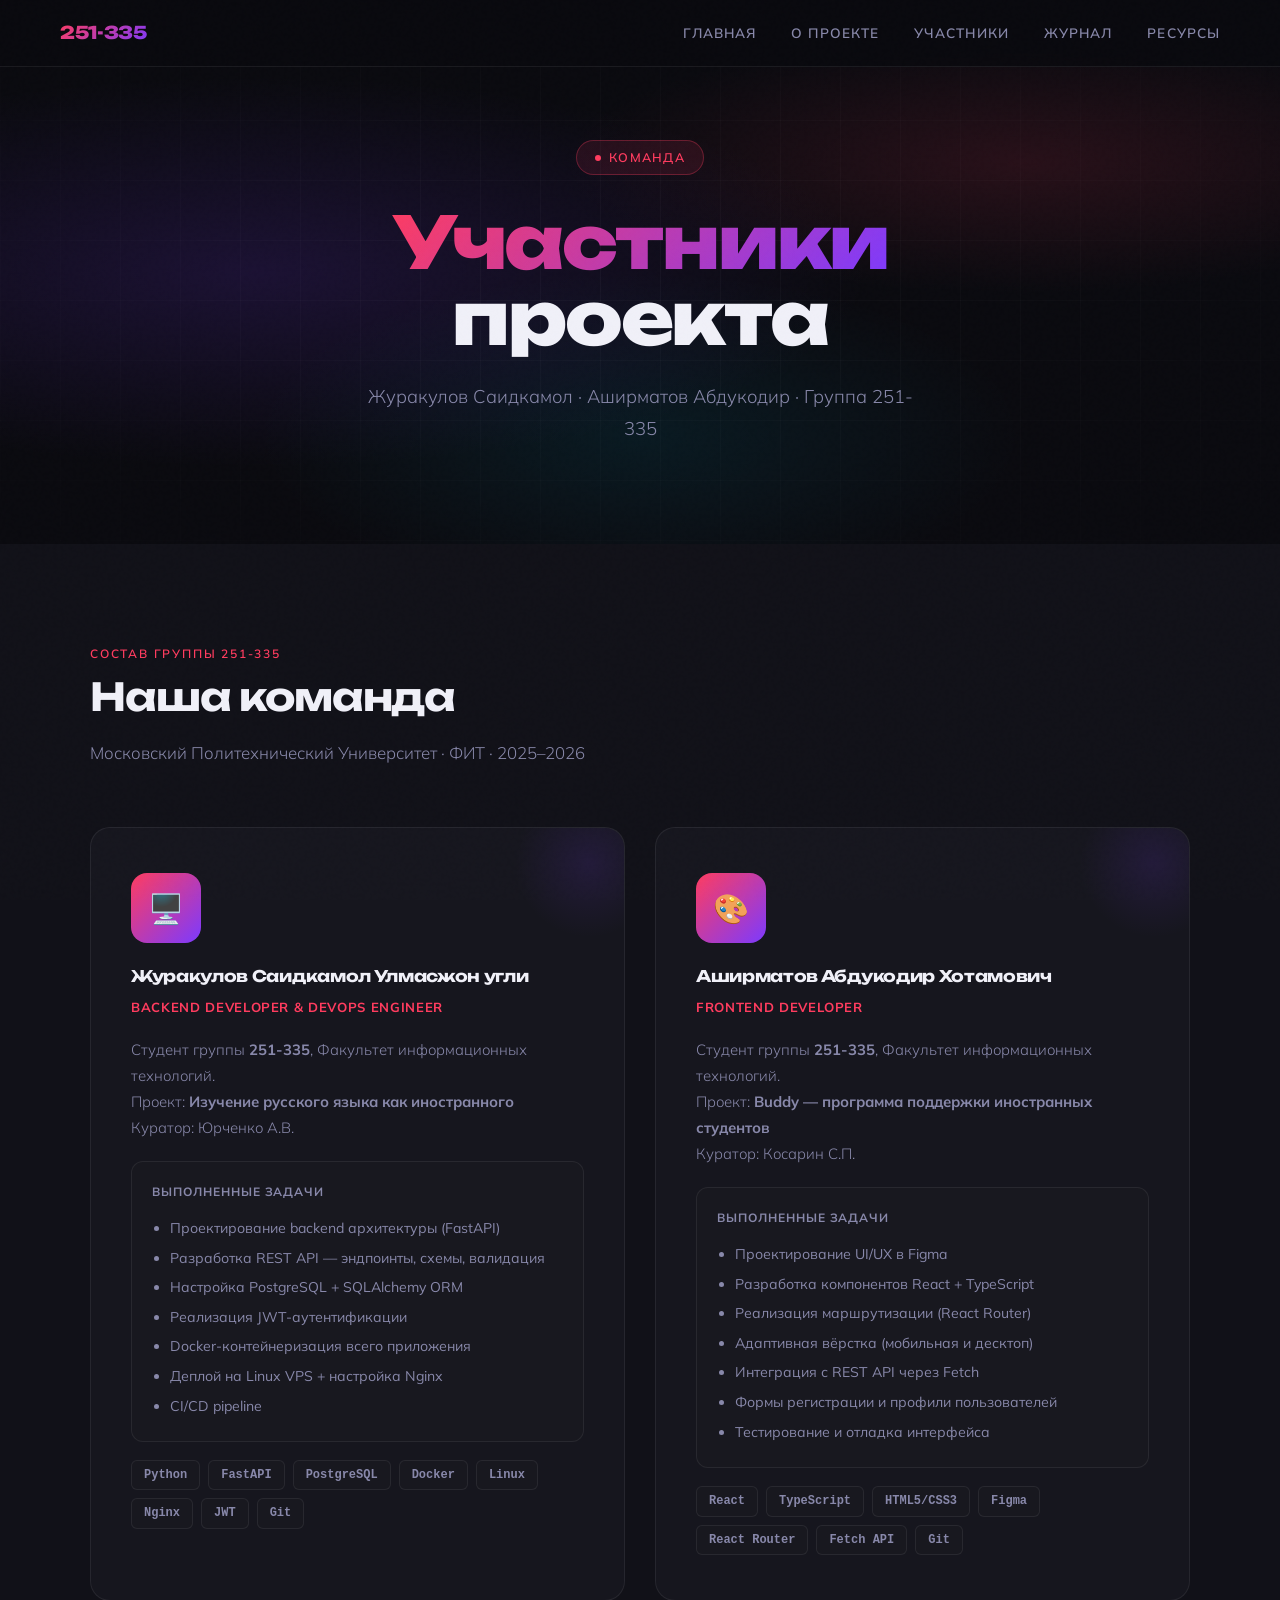
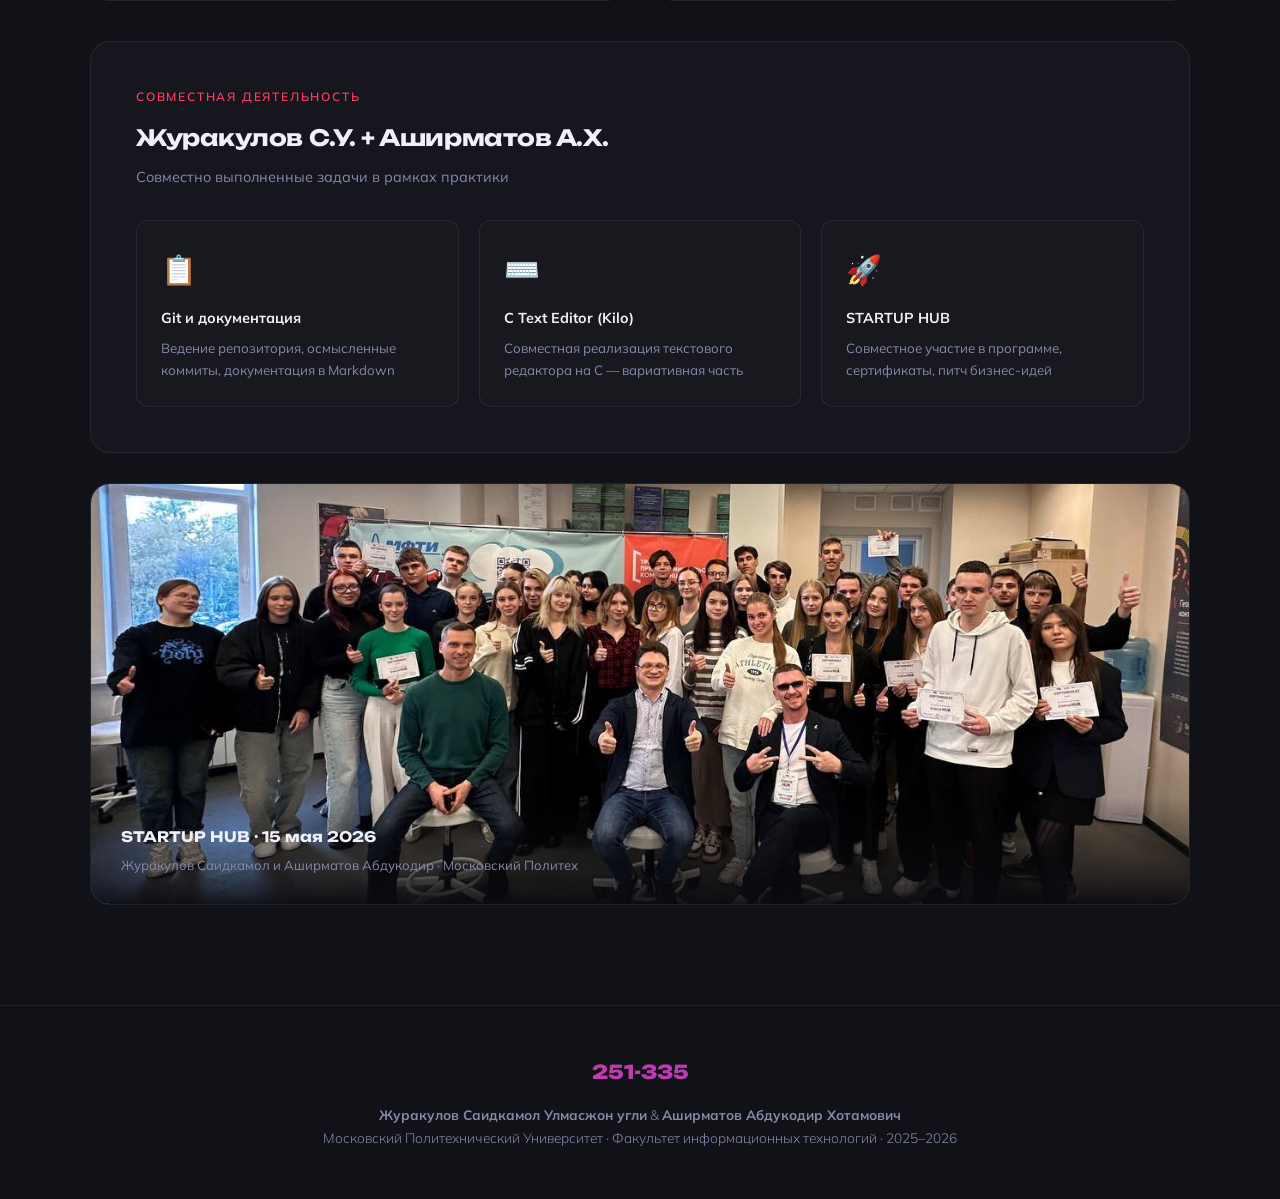
<file: site/members.html>
<!DOCTYPE html>
<html lang="ru">
<head>
  <meta charset="UTF-8" />
  <meta name="viewport" content="width=device-width, initial-scale=1.0" />
  <title>Участники — Группа 251-335</title>
  <link rel="stylesheet" href="style.css" />
</head>
<body>

<nav>
  <a href="index.html" class="nav-logo">251-335</a>
  <ul class="nav-links">
    <li><a href="index.html">Главная</a></li>
    <li><a href="about.html">О проекте</a></li>
    <li><a href="members.html">Участники</a></li>
    <li><a href="journal.html">Журнал</a></li>
    <li><a href="resources.html">Ресурсы</a></li>
  </ul>
</nav>

<section class="hero" style="min-height:50vh;padding-top:140px;padding-bottom:60px;">
  <div class="hero-bg"></div>
  <div class="hero-grid"></div>
  <div class="hero-content">
    <div class="hero-tag">Команда</div>
    <h1><span class="grad">Участники</span> проекта</h1>
    <p>Журакулов Саидкамол · Аширматов Абдукодир · Группа 251-335</p>
  </div>
</section>

<section style="background:var(--bg2);">
  <div class="container">
    <div class="section-label">Состав группы 251-335</div>
    <h2 class="section-title">Наша команда</h2>
    <p class="section-desc">Московский Политехнический Университет · ФИТ · 2025–2026</p>

    <div class="members-grid">

      <!-- Member 1 -->
      <div class="member-card">
        <div class="member-avatar">🖥️</div>
        <h3>Журакулов Саидкамол Улмасжон угли</h3>
        <div class="member-role">Backend Developer &amp; DevOps Engineer</div>
        <p>
          Студент группы <strong>251-335</strong>, Факультет информационных технологий.<br/>
          Проект: <strong>Изучение русского языка как иностранного</strong><br/>
          Куратор: Юрченко А.В.
        </p>
        <div style="background:var(--bg3);border:1px solid var(--border);border-radius:12px;padding:20px;margin:18px 0;">
          <div style="font-size:0.75rem;font-weight:700;letter-spacing:0.08em;text-transform:uppercase;color:var(--muted);margin-bottom:12px;">Выполненные задачи</div>
          <ul style="color:var(--muted);font-size:0.88rem;padding-left:18px;line-height:2.1;">
            <li>Проектирование backend архитектуры (FastAPI)</li>
            <li>Разработка REST API — эндпоинты, схемы, валидация</li>
            <li>Настройка PostgreSQL + SQLAlchemy ORM</li>
            <li>Реализация JWT-аутентификации</li>
            <li>Docker-контейнеризация всего приложения</li>
            <li>Деплой на Linux VPS + настройка Nginx</li>
            <li>CI/CD pipeline</li>
          </ul>
        </div>
        <div class="member-skills">
          <span class="skill-tag">Python</span>
          <span class="skill-tag">FastAPI</span>
          <span class="skill-tag">PostgreSQL</span>
          <span class="skill-tag">Docker</span>
          <span class="skill-tag">Linux</span>
          <span class="skill-tag">Nginx</span>
          <span class="skill-tag">JWT</span>
          <span class="skill-tag">Git</span>
        </div>
      </div>

      <!-- Member 2 -->
      <div class="member-card">
        <div class="member-avatar">🎨</div>
        <h3>Аширматов Абдукодир Хотамович</h3>
        <div class="member-role">Frontend Developer</div>
        <p>
          Студент группы <strong>251-335</strong>, Факультет информационных технологий.<br/>
          Проект: <strong>Buddy — программа поддержки иностранных студентов</strong><br/>
          Куратор: Косарин С.П.
        </p>
        <div style="background:var(--bg3);border:1px solid var(--border);border-radius:12px;padding:20px;margin:18px 0;">
          <div style="font-size:0.75rem;font-weight:700;letter-spacing:0.08em;text-transform:uppercase;color:var(--muted);margin-bottom:12px;">Выполненные задачи</div>
          <ul style="color:var(--muted);font-size:0.88rem;padding-left:18px;line-height:2.1;">
            <li>Проектирование UI/UX в Figma</li>
            <li>Разработка компонентов React + TypeScript</li>
            <li>Реализация маршрутизации (React Router)</li>
            <li>Адаптивная вёрстка (мобильная и десктоп)</li>
            <li>Интеграция с REST API через Fetch</li>
            <li>Формы регистрации и профили пользователей</li>
            <li>Тестирование и отладка интерфейса</li>
          </ul>
        </div>
        <div class="member-skills">
          <span class="skill-tag">React</span>
          <span class="skill-tag">TypeScript</span>
          <span class="skill-tag">HTML5/CSS3</span>
          <span class="skill-tag">Figma</span>
          <span class="skill-tag">React Router</span>
          <span class="skill-tag">Fetch API</span>
          <span class="skill-tag">Git</span>
        </div>
      </div>
    </div>

    <!-- Shared work -->
    <div style="margin-top:40px;background:var(--card);border:1px solid var(--border);border-radius:20px;padding:45px;">
      <div class="section-label">Совместная деятельность</div>
      <h3 style="font-family:'Unbounded',sans-serif;font-size:1.4rem;font-weight:700;margin-bottom:8px;letter-spacing:-0.02em;">
        Журакулов С.У. + Аширматов А.Х.
      </h3>
      <p style="color:var(--muted);font-size:0.9rem;margin-bottom:30px;">Совместно выполненные задачи в рамках практики</p>
      <div style="display:grid;grid-template-columns:1fr 1fr 1fr;gap:20px;">
        <div style="background:var(--bg3);border:1px solid var(--border);border-radius:12px;padding:24px;">
          <div style="font-size:1.8rem;margin-bottom:12px;">📋</div>
          <h4 style="font-size:0.9rem;font-weight:700;margin-bottom:8px;">Git и документация</h4>
          <p style="color:var(--muted);font-size:0.83rem;line-height:1.65;">Ведение репозитория, осмысленные коммиты, документация в Markdown</p>
        </div>
        <div style="background:var(--bg3);border:1px solid var(--border);border-radius:12px;padding:24px;">
          <div style="font-size:1.8rem;margin-bottom:12px;">⌨️</div>
          <h4 style="font-size:0.9rem;font-weight:700;margin-bottom:8px;">C Text Editor (Kilo)</h4>
          <p style="color:var(--muted);font-size:0.83rem;line-height:1.65;">Совместная реализация текстового редактора на C — вариативная часть</p>
        </div>
        <div style="background:var(--bg3);border:1px solid var(--border);border-radius:12px;padding:24px;">
          <div style="font-size:1.8rem;margin-bottom:12px;">🚀</div>
          <h4 style="font-size:0.9rem;font-weight:700;margin-bottom:8px;">STARTUP HUB</h4>
          <p style="color:var(--muted);font-size:0.83rem;line-height:1.65;">Совместное участие в программе, сертификаты, питч бизнес-идей</p>
        </div>
      </div>
    </div>

    <!-- STARTUP HUB photo -->
    <div style="margin-top:30px;border-radius:20px;overflow:hidden;border:1px solid var(--border);position:relative;">
      <img src="img/startup1.png" alt="Журакулов и Аширматов на STARTUP HUB" style="width:100%;display:block;max-height:420px;object-fit:cover;object-position:center top;" />
      <div style="position:absolute;bottom:0;left:0;right:0;background:linear-gradient(transparent,rgba(10,10,15,0.95));padding:28px 30px;">
        <p style="font-family:'Unbounded',sans-serif;font-size:0.9rem;font-weight:700;margin-bottom:4px;">STARTUP HUB · 15 мая 2026</p>
        <p style="color:var(--muted);font-size:0.82rem;">Журакулов Саидкамол и Аширматов Абдукодир · Московский Политех</p>
      </div>
    </div>

  </div>
</section>

<footer>
  <div class="footer-logo">251-335</div>
  <p>
    <strong>Журакулов Саидкамол Улмасжон угли</strong> &amp;
    <strong>Аширматов Абдукодир Хотамович</strong><br/>
    Московский Политехнический Университет · Факультет информационных технологий · 2025–2026
  </p>
</footer>

</body>
</html>
</file>
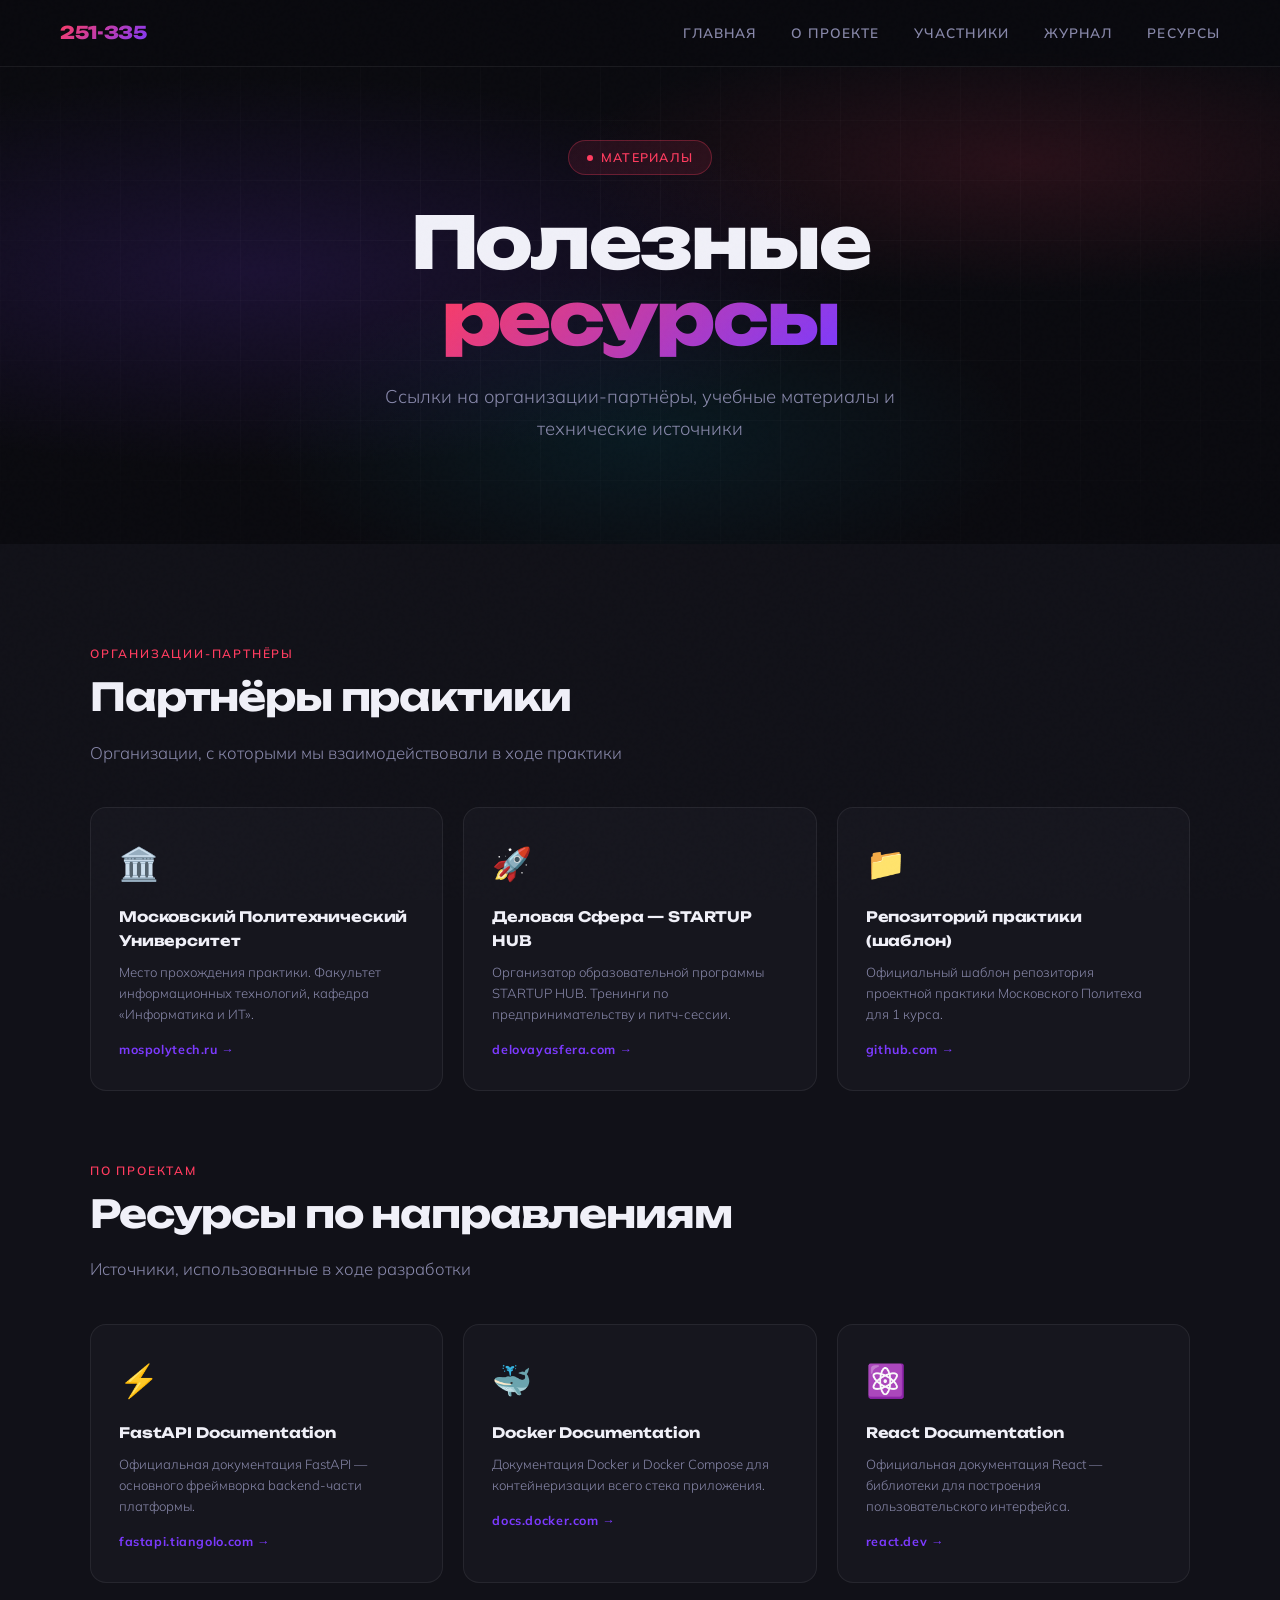
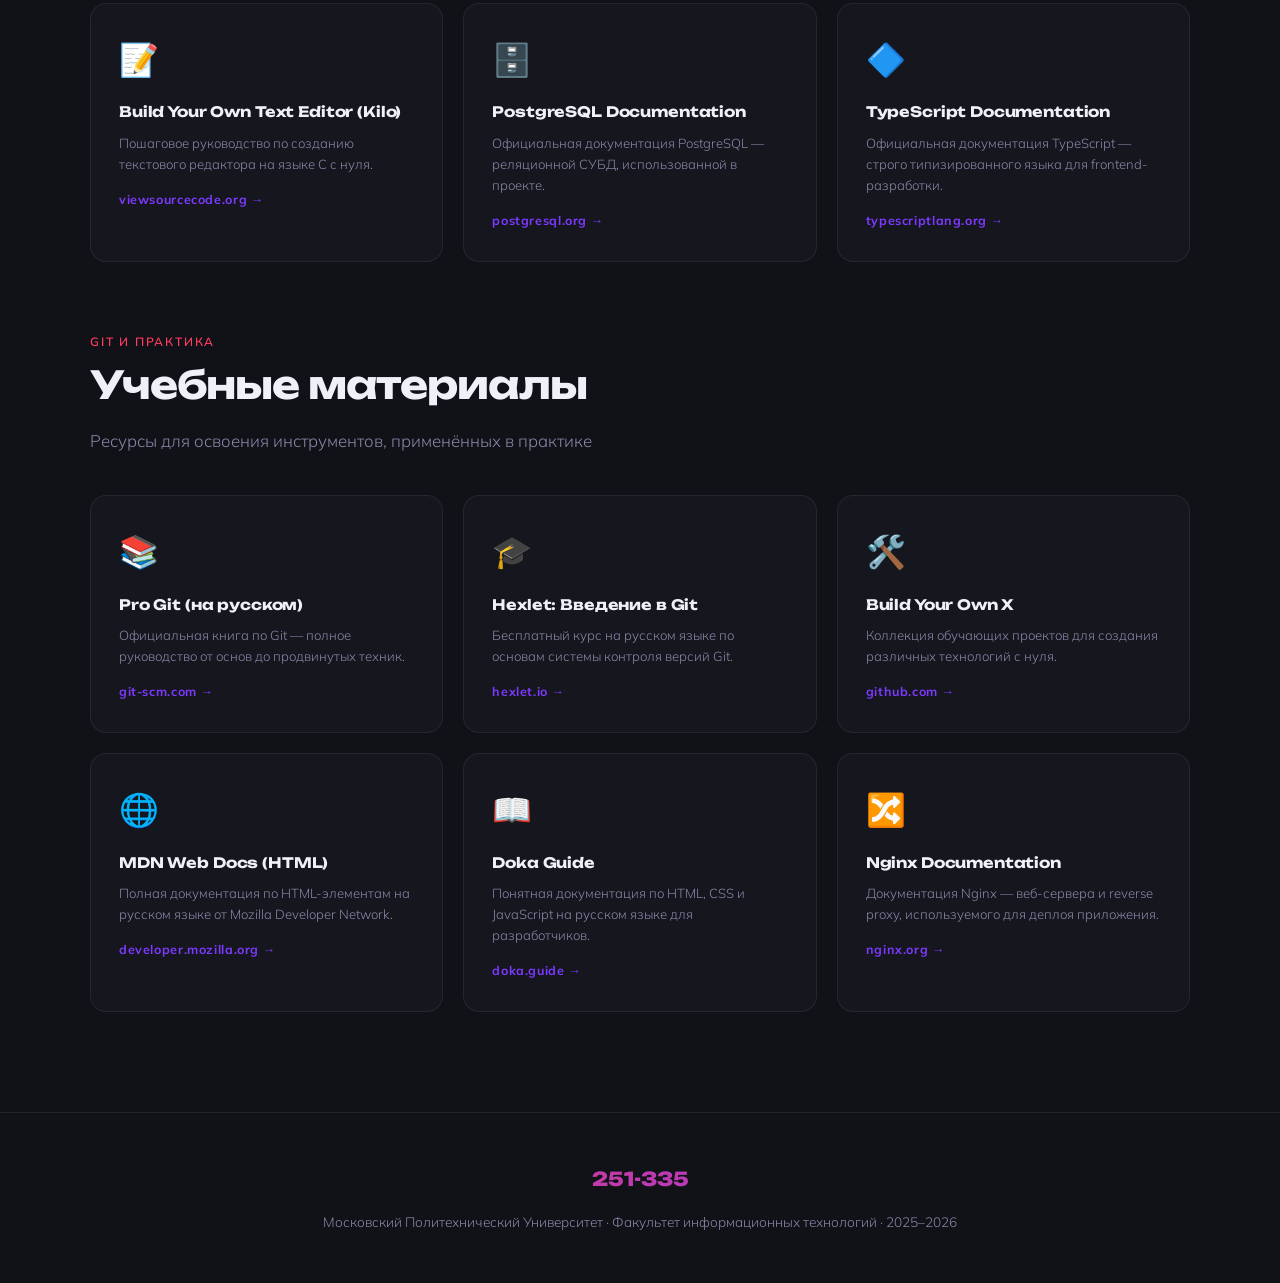
<file: site/resources.html>
<!DOCTYPE html>
<html lang="ru">
<head>
  <meta charset="UTF-8" />
  <meta name="viewport" content="width=device-width, initial-scale=1.0" />
  <title>Ресурсы — Группа 251-335</title>
  <link rel="stylesheet" href="style.css" />
</head>
<body>

<nav>
  <a href="index.html" class="nav-logo">251-335</a>
  <ul class="nav-links">
    <li><a href="index.html">Главная</a></li>
    <li><a href="about.html">О проекте</a></li>
    <li><a href="members.html">Участники</a></li>
    <li><a href="journal.html">Журнал</a></li>
    <li><a href="resources.html">Ресурсы</a></li>
  </ul>
</nav>

<section class="hero" style="min-height: 50vh; padding-top: 140px; padding-bottom: 60px;">
  <div class="hero-bg"></div>
  <div class="hero-grid"></div>
  <div class="hero-content">
    <div class="hero-tag">Материалы</div>
    <h1>Полезные <span class="grad">ресурсы</span></h1>
    <p>Ссылки на организации-партнёры, учебные материалы и технические источники</p>
  </div>
</section>

<section style="background: var(--bg2);">
  <div class="container">

    <!-- Partners -->
    <div class="section-label">Организации-партнёры</div>
    <h2 class="section-title">Партнёры практики</h2>
    <p class="section-desc" style="margin-bottom: 40px;">Организации, с которыми мы взаимодействовали в ходе практики</p>
    <div class="resources-grid" style="margin-bottom: 70px;">
      <a href="https://mospolytech.ru/" target="_blank" class="resource-card">
        <div class="r-icon">🏛️</div>
        <h4>Московский Политехнический Университет</h4>
        <p>Место прохождения практики. Факультет информационных технологий, кафедра «Информатика и ИТ».</p>
        <div class="r-link">mospolytech.ru →</div>
      </a>
      <a href="https://delovayasfera.com/" target="_blank" class="resource-card">
        <div class="r-icon">🚀</div>
        <h4>Деловая Сфера — STARTUP HUB</h4>
        <p>Организатор образовательной программы STARTUP HUB. Тренинги по предпринимательству и питч-сессии.</p>
        <div class="r-link">delovayasfera.com →</div>
      </a>
      <a href="https://github.com/mospol/practice-2025-1" target="_blank" class="resource-card">
        <div class="r-icon">📁</div>
        <h4>Репозиторий практики (шаблон)</h4>
        <p>Официальный шаблон репозитория проектной практики Московского Политеха для 1 курса.</p>
        <div class="r-link">github.com →</div>
      </a>
    </div>

    <!-- Project resources -->
    <div class="section-label">По проектам</div>
    <h2 class="section-title">Ресурсы по направлениям</h2>
    <p class="section-desc" style="margin-bottom: 40px;">Источники, использованные в ходе разработки</p>
    <div class="resources-grid" style="margin-bottom: 70px;">
      <a href="https://fastapi.tiangolo.com/" target="_blank" class="resource-card">
        <div class="r-icon">⚡</div>
        <h4>FastAPI Documentation</h4>
        <p>Официальная документация FastAPI — основного фреймворка backend-части платформы.</p>
        <div class="r-link">fastapi.tiangolo.com →</div>
      </a>
      <a href="https://docs.docker.com/" target="_blank" class="resource-card">
        <div class="r-icon">🐳</div>
        <h4>Docker Documentation</h4>
        <p>Документация Docker и Docker Compose для контейнеризации всего стека приложения.</p>
        <div class="r-link">docs.docker.com →</div>
      </a>
      <a href="https://react.dev/" target="_blank" class="resource-card">
        <div class="r-icon">⚛️</div>
        <h4>React Documentation</h4>
        <p>Официальная документация React — библиотеки для построения пользовательского интерфейса.</p>
        <div class="r-link">react.dev →</div>
      </a>
      <a href="https://viewsourcecode.org/snaptoken/kilo/" target="_blank" class="resource-card">
        <div class="r-icon">📝</div>
        <h4>Build Your Own Text Editor (Kilo)</h4>
        <p>Пошаговое руководство по созданию текстового редактора на языке C с нуля.</p>
        <div class="r-link">viewsourcecode.org →</div>
      </a>
      <a href="https://www.postgresql.org/docs/" target="_blank" class="resource-card">
        <div class="r-icon">🗄️</div>
        <h4>PostgreSQL Documentation</h4>
        <p>Официальная документация PostgreSQL — реляционной СУБД, использованной в проекте.</p>
        <div class="r-link">postgresql.org →</div>
      </a>
      <a href="https://www.typescriptlang.org/docs/" target="_blank" class="resource-card">
        <div class="r-icon">🔷</div>
        <h4>TypeScript Documentation</h4>
        <p>Официальная документация TypeScript — строго типизированного языка для frontend-разработки.</p>
        <div class="r-link">typescriptlang.org →</div>
      </a>
    </div>

    <!-- Git & practice resources -->
    <div class="section-label">Git и практика</div>
    <h2 class="section-title">Учебные материалы</h2>
    <p class="section-desc" style="margin-bottom: 40px;">Ресурсы для освоения инструментов, применённых в практике</p>
    <div class="resources-grid">
      <a href="https://git-scm.com/book/ru/v2" target="_blank" class="resource-card">
        <div class="r-icon">📚</div>
        <h4>Pro Git (на русском)</h4>
        <p>Официальная книга по Git — полное руководство от основ до продвинутых техник.</p>
        <div class="r-link">git-scm.com →</div>
      </a>
      <a href="https://ru.hexlet.io/courses/intro_to_git" target="_blank" class="resource-card">
        <div class="r-icon">🎓</div>
        <h4>Hexlet: Введение в Git</h4>
        <p>Бесплатный курс на русском языке по основам системы контроля версий Git.</p>
        <div class="r-link">hexlet.io →</div>
      </a>
      <a href="https://github.com/codecrafters-io/build-your-own-x" target="_blank" class="resource-card">
        <div class="r-icon">🛠️</div>
        <h4>Build Your Own X</h4>
        <p>Коллекция обучающих проектов для создания различных технологий с нуля.</p>
        <div class="r-link">github.com →</div>
      </a>
      <a href="https://developer.mozilla.org/ru/docs/Web/HTML/Element" target="_blank" class="resource-card">
        <div class="r-icon">🌐</div>
        <h4>MDN Web Docs (HTML)</h4>
        <p>Полная документация по HTML-элементам на русском языке от Mozilla Developer Network.</p>
        <div class="r-link">developer.mozilla.org →</div>
      </a>
      <a href="https://doka.guide/" target="_blank" class="resource-card">
        <div class="r-icon">📖</div>
        <h4>Doka Guide</h4>
        <p>Понятная документация по HTML, CSS и JavaScript на русском языке для разработчиков.</p>
        <div class="r-link">doka.guide →</div>
      </a>
      <a href="https://nginx.org/ru/docs/" target="_blank" class="resource-card">
        <div class="r-icon">🔀</div>
        <h4>Nginx Documentation</h4>
        <p>Документация Nginx — веб-сервера и reverse proxy, используемого для деплоя приложения.</p>
        <div class="r-link">nginx.org →</div>
      </a>
    </div>

  </div>
</section>

<footer>
  <div class="footer-logo">251-335</div>
  <p>Московский Политехнический Университет · Факультет информационных технологий · 2025–2026</p>
</footer>

</body>
</html>
</file>
<file: site/style.css>
@import url('https://fonts.googleapis.com/css2?family=Unbounded:wght@300;400;600;800&family=Mulish:ital,wght@0,300;0,400;0,600;1,300&display=swap');

:root {
  --bg: #0a0a0f;
  --bg2: #111118;
  --bg3: #18181f;
  --accent: #ff3c5f;
  --accent2: #7c3aff;
  --accent3: #00d4ff;
  --text: #f0f0f8;
  --muted: #8888aa;
  --card: #16161e;
  --border: rgba(255,255,255,0.07);
  --grad: linear-gradient(135deg, #ff3c5f, #7c3aff);
}

*, *::before, *::after { margin: 0; padding: 0; box-sizing: border-box; }

html { scroll-behavior: smooth; }

body {
  font-family: 'Mulish', sans-serif;
  background: var(--bg);
  color: var(--text);
  line-height: 1.7;
  overflow-x: hidden;
}

/* ── NOISE TEXTURE OVERLAY ── */
body::before {
  content: '';
  position: fixed;
  inset: 0;
  background-image: url("data:image/svg+xml,%3Csvg viewBox='0 0 256 256' xmlns='http://www.w3.org/2000/svg'%3E%3Cfilter id='n'%3E%3CfeTurbulence type='fractalNoise' baseFrequency='0.9' numOctaves='4' stitchTiles='stitch'/%3E%3C/filter%3E%3Crect width='100%25' height='100%25' filter='url(%23n)' opacity='0.035'/%3E%3C/svg%3E");
  pointer-events: none;
  z-index: 9999;
  opacity: 0.4;
}

/* ── NAVBAR ── */
nav {
  position: fixed;
  top: 0; left: 0; right: 0;
  z-index: 1000;
  display: flex;
  justify-content: space-between;
  align-items: center;
  padding: 18px 60px;
  background: rgba(10,10,15,0.85);
  backdrop-filter: blur(20px);
  border-bottom: 1px solid var(--border);
}

.nav-logo {
  font-family: 'Unbounded', sans-serif;
  font-weight: 800;
  font-size: 1.1rem;
  text-decoration: none;
  background: var(--grad);
  -webkit-background-clip: text;
  -webkit-text-fill-color: transparent;
  background-clip: text;
  letter-spacing: -0.02em;
}

.nav-links {
  display: flex;
  gap: 35px;
  list-style: none;
}

.nav-links a {
  color: var(--muted);
  text-decoration: none;
  font-size: 0.85rem;
  font-weight: 600;
  letter-spacing: 0.08em;
  text-transform: uppercase;
  transition: color 0.3s;
}

.nav-links a:hover { color: var(--text); }

/* ── HERO ── */
.hero {
  min-height: 100vh;
  display: flex;
  align-items: center;
  justify-content: center;
  text-align: center;
  padding: 120px 40px 80px;
  position: relative;
  overflow: hidden;
}

.hero-bg {
  position: absolute;
  inset: 0;
  background:
    radial-gradient(ellipse 80% 60% at 20% 50%, rgba(124,58,255,0.15) 0%, transparent 60%),
    radial-gradient(ellipse 60% 40% at 80% 30%, rgba(255,60,95,0.12) 0%, transparent 60%),
    radial-gradient(ellipse 50% 50% at 50% 80%, rgba(0,212,255,0.08) 0%, transparent 60%);
}

.hero-grid {
  position: absolute;
  inset: 0;
  background-image:
    linear-gradient(rgba(255,255,255,0.03) 1px, transparent 1px),
    linear-gradient(90deg, rgba(255,255,255,0.03) 1px, transparent 1px);
  background-size: 60px 60px;
  mask-image: radial-gradient(ellipse 80% 80% at 50% 50%, black, transparent);
}

.hero-content { position: relative; z-index: 1; max-width: 800px; }

.hero-tag {
  display: inline-flex;
  align-items: center;
  gap: 8px;
  background: rgba(255,60,95,0.1);
  border: 1px solid rgba(255,60,95,0.3);
  color: #ff3c5f;
  padding: 6px 18px;
  border-radius: 100px;
  font-size: 0.78rem;
  font-weight: 600;
  letter-spacing: 0.1em;
  text-transform: uppercase;
  margin-bottom: 30px;
  animation: fadeUp 0.8s ease both;
}

.hero-tag::before {
  content: '';
  width: 6px; height: 6px;
  background: #ff3c5f;
  border-radius: 50%;
  animation: pulse 2s infinite;
}

@keyframes pulse {
  0%, 100% { opacity: 1; transform: scale(1); }
  50% { opacity: 0.5; transform: scale(1.3); }
}

.hero h1 {
  font-family: 'Unbounded', sans-serif;
  font-size: clamp(2.2rem, 6vw, 4.5rem);
  font-weight: 800;
  line-height: 1.05;
  letter-spacing: -0.03em;
  margin-bottom: 25px;
  animation: fadeUp 0.8s 0.1s ease both;
}

.hero h1 .grad {
  background: var(--grad);
  -webkit-background-clip: text;
  -webkit-text-fill-color: transparent;
  background-clip: text;
}

.hero p {
  font-size: 1.15rem;
  color: var(--muted);
  max-width: 560px;
  margin: 0 auto 40px;
  font-weight: 300;
  animation: fadeUp 0.8s 0.2s ease both;
}

.hero-badges {
  display: flex;
  gap: 12px;
  justify-content: center;
  flex-wrap: wrap;
  animation: fadeUp 0.8s 0.3s ease both;
}

.badge {
  background: var(--card);
  border: 1px solid var(--border);
  color: var(--text);
  padding: 8px 20px;
  border-radius: 8px;
  font-size: 0.82rem;
  font-weight: 600;
}

.badge.accent { background: rgba(255,60,95,0.12); border-color: rgba(255,60,95,0.3); color: #ff3c5f; }
.badge.accent2 { background: rgba(124,58,255,0.12); border-color: rgba(124,58,255,0.3); color: #a78bff; }
.badge.accent3 { background: rgba(0,212,255,0.1); border-color: rgba(0,212,255,0.25); color: #00d4ff; }

@keyframes fadeUp {
  from { opacity: 0; transform: translateY(24px); }
  to { opacity: 1; transform: translateY(0); }
}

/* ── SECTIONS ── */
section { padding: 100px 60px; }

.container { max-width: 1100px; margin: 0 auto; }

.section-label {
  font-size: 0.75rem;
  font-weight: 600;
  letter-spacing: 0.15em;
  text-transform: uppercase;
  color: var(--accent);
  margin-bottom: 12px;
}

.section-title {
  font-family: 'Unbounded', sans-serif;
  font-size: clamp(1.8rem, 3vw, 2.8rem);
  font-weight: 700;
  letter-spacing: -0.03em;
  line-height: 1.1;
  margin-bottom: 20px;
  color: var(--text);
}

.section-desc {
  color: var(--muted);
  font-size: 1.05rem;
  max-width: 560px;
  font-weight: 300;
  margin-bottom: 60px;
}

/* ── ABOUT SECTION ── */
#about { background: var(--bg2); }

.about-grid {
  display: grid;
  grid-template-columns: 1fr 1fr;
  gap: 60px;
  align-items: start;
}

.about-stats {
  display: grid;
  grid-template-columns: 1fr 1fr;
  gap: 20px;
  margin-top: 40px;
}

.stat-box {
  background: var(--card);
  border: 1px solid var(--border);
  border-radius: 16px;
  padding: 28px 24px;
  position: relative;
  overflow: hidden;
}

.stat-box::before {
  content: '';
  position: absolute;
  top: 0; left: 0; right: 0;
  height: 2px;
  background: var(--grad);
}

.stat-box .num {
  font-family: 'Unbounded', sans-serif;
  font-size: 2.2rem;
  font-weight: 800;
  background: var(--grad);
  -webkit-background-clip: text;
  -webkit-text-fill-color: transparent;
  background-clip: text;
  display: block;
  line-height: 1;
  margin-bottom: 6px;
}

.stat-box .label {
  color: var(--muted);
  font-size: 0.82rem;
  font-weight: 600;
}

.about-text p {
  color: var(--muted);
  margin-bottom: 18px;
  font-size: 1rem;
  font-weight: 300;
}

.about-text p strong { color: var(--text); font-weight: 600; }

.tech-list {
  display: flex;
  flex-wrap: wrap;
  gap: 10px;
  margin-top: 20px;
}

.tech-tag {
  background: var(--bg3);
  border: 1px solid var(--border);
  color: var(--muted);
  padding: 5px 14px;
  border-radius: 6px;
  font-size: 0.8rem;
  font-weight: 600;
  font-family: 'Courier New', monospace;
}

/* ── PROJECTS SECTION ── */
#projects { background: var(--bg); }

.projects-grid {
  display: grid;
  grid-template-columns: 1fr 1fr;
  gap: 25px;
}

.project-card {
  background: var(--card);
  border: 1px solid var(--border);
  border-radius: 20px;
  padding: 40px;
  position: relative;
  overflow: hidden;
  transition: border-color 0.3s, transform 0.3s;
  cursor: default;
}

.project-card:hover {
  border-color: rgba(255,60,95,0.3);
  transform: translateY(-4px);
}

.project-card.featured {
  grid-column: span 2;
  display: grid;
  grid-template-columns: 1fr 1fr;
  gap: 40px;
  align-items: center;
}

.project-card::after {
  content: '';
  position: absolute;
  top: 0; left: 0; right: 0; bottom: 0;
  background: radial-gradient(ellipse 60% 60% at 100% 0%, rgba(124,58,255,0.06), transparent);
  pointer-events: none;
}

.project-icon {
  font-size: 2.8rem;
  margin-bottom: 20px;
}

.project-card h3 {
  font-family: 'Unbounded', sans-serif;
  font-size: 1.2rem;
  font-weight: 700;
  margin-bottom: 12px;
  letter-spacing: -0.02em;
}

.project-card p {
  color: var(--muted);
  font-size: 0.95rem;
  font-weight: 300;
  line-height: 1.7;
  margin-bottom: 20px;
}

.project-tags { display: flex; flex-wrap: wrap; gap: 8px; }

.ptag {
  background: rgba(124,58,255,0.12);
  border: 1px solid rgba(124,58,255,0.25);
  color: #a78bff;
  padding: 4px 12px;
  border-radius: 6px;
  font-size: 0.75rem;
  font-weight: 600;
}

/* ── MEMBERS SECTION ── */
#members { background: var(--bg2); }

.members-grid {
  display: grid;
  grid-template-columns: 1fr 1fr;
  gap: 30px;
}

.member-card {
  background: var(--card);
  border: 1px solid var(--border);
  border-radius: 20px;
  padding: 45px 40px;
  position: relative;
  overflow: hidden;
  transition: border-color 0.3s;
}

.member-card:hover { border-color: rgba(255,60,95,0.25); }

.member-card::before {
  content: '';
  position: absolute;
  top: -40px; right: -40px;
  width: 150px; height: 150px;
  border-radius: 50%;
  background: radial-gradient(circle, rgba(124,58,255,0.12), transparent 70%);
}

.member-avatar {
  width: 70px; height: 70px;
  border-radius: 16px;
  background: var(--grad);
  display: flex;
  align-items: center;
  justify-content: center;
  font-size: 1.8rem;
  margin-bottom: 20px;
  position: relative;
  z-index: 1;
}

.member-card h3 {
  font-family: 'Unbounded', sans-serif;
  font-size: 1rem;
  font-weight: 700;
  margin-bottom: 6px;
  letter-spacing: -0.02em;
  position: relative;
  z-index: 1;
}

.member-role {
  color: var(--accent);
  font-size: 0.82rem;
  font-weight: 700;
  letter-spacing: 0.05em;
  text-transform: uppercase;
  margin-bottom: 18px;
  position: relative;
  z-index: 1;
}

.member-card p {
  color: var(--muted);
  font-size: 0.93rem;
  font-weight: 300;
  line-height: 1.75;
  margin-bottom: 20px;
  position: relative;
  z-index: 1;
}

.member-skills { display: flex; flex-wrap: wrap; gap: 8px; position: relative; z-index: 1; }

.skill-tag {
  background: var(--bg3);
  border: 1px solid var(--border);
  color: var(--muted);
  padding: 4px 12px;
  border-radius: 6px;
  font-size: 0.75rem;
  font-weight: 600;
  font-family: 'Courier New', monospace;
}

/* ── JOURNAL SECTION ── */
#journal { background: var(--bg); }

.journal-list { display: flex; flex-direction: column; gap: 20px; }

.journal-card {
  background: var(--card);
  border: 1px solid var(--border);
  border-radius: 16px;
  padding: 35px 40px;
  display: grid;
  grid-template-columns: 100px 1fr;
  gap: 35px;
  align-items: start;
  transition: border-color 0.3s;
}

.journal-card:hover { border-color: rgba(0,212,255,0.2); }

.journal-date {
  text-align: center;
  background: var(--bg3);
  border-radius: 12px;
  padding: 16px 12px;
  border: 1px solid var(--border);
}

.journal-date .month {
  font-size: 0.7rem;
  font-weight: 700;
  letter-spacing: 0.1em;
  text-transform: uppercase;
  color: var(--accent3);
  margin-bottom: 4px;
}

.journal-date .day {
  font-family: 'Unbounded', sans-serif;
  font-size: 2rem;
  font-weight: 800;
  color: var(--text);
  line-height: 1;
}

.journal-content h3 {
  font-family: 'Unbounded', sans-serif;
  font-size: 1.1rem;
  font-weight: 700;
  margin-bottom: 10px;
  letter-spacing: -0.02em;
}

.journal-content p {
  color: var(--muted);
  font-size: 0.95rem;
  font-weight: 300;
  line-height: 1.75;
}

.journal-tag {
  display: inline-block;
  margin-top: 14px;
  background: rgba(0,212,255,0.1);
  border: 1px solid rgba(0,212,255,0.2);
  color: var(--accent3);
  padding: 3px 12px;
  border-radius: 6px;
  font-size: 0.75rem;
  font-weight: 600;
}

/* ── RESOURCES SECTION ── */
#resources { background: var(--bg2); }

.resources-grid {
  display: grid;
  grid-template-columns: repeat(3, 1fr);
  gap: 20px;
}

.resource-card {
  background: var(--card);
  border: 1px solid var(--border);
  border-radius: 16px;
  padding: 28px;
  text-decoration: none;
  color: inherit;
  transition: border-color 0.3s, transform 0.3s;
  display: block;
}

.resource-card:hover {
  border-color: rgba(124,58,255,0.35);
  transform: translateY(-3px);
}

.resource-card .r-icon { font-size: 2rem; margin-bottom: 14px; }

.resource-card h4 {
  font-family: 'Unbounded', sans-serif;
  font-size: 0.9rem;
  font-weight: 700;
  margin-bottom: 8px;
  letter-spacing: -0.01em;
}

.resource-card p {
  color: var(--muted);
  font-size: 0.82rem;
  font-weight: 300;
  line-height: 1.6;
}

.resource-card .r-link {
  display: inline-block;
  margin-top: 14px;
  color: var(--accent2);
  font-size: 0.78rem;
  font-weight: 700;
  letter-spacing: 0.05em;
}

/* ── PARTNER EVENT SECTION ── */
#event { background: var(--bg); }

.event-card {
  background: var(--card);
  border: 1px solid var(--border);
  border-radius: 24px;
  padding: 50px;
  position: relative;
  overflow: hidden;
  display: grid;
  grid-template-columns: 1fr auto;
  gap: 40px;
  align-items: start;
}

.event-card::before {
  content: '';
  position: absolute;
  inset: 0;
  background: radial-gradient(ellipse 70% 70% at 0% 50%, rgba(255,60,95,0.06), transparent);
}

.event-badge {
  background: var(--grad);
  color: white;
  padding: 8px 20px;
  border-radius: 8px;
  font-size: 0.8rem;
  font-weight: 700;
  letter-spacing: 0.05em;
  display: inline-block;
  margin-bottom: 20px;
}

.event-card h3 {
  font-family: 'Unbounded', sans-serif;
  font-size: 1.6rem;
  font-weight: 800;
  letter-spacing: -0.03em;
  margin-bottom: 14px;
  position: relative;
}

.event-card > div:first-child p {
  color: var(--muted);
  font-size: 0.95rem;
  font-weight: 300;
  line-height: 1.75;
  max-width: 540px;
  position: relative;
}

.event-meta {
  display: flex;
  flex-direction: column;
  gap: 14px;
  min-width: 220px;
  position: relative;
}

.meta-item {
  background: var(--bg3);
  border: 1px solid var(--border);
  border-radius: 12px;
  padding: 16px 20px;
}

.meta-item .mi-label {
  font-size: 0.7rem;
  font-weight: 700;
  letter-spacing: 0.1em;
  text-transform: uppercase;
  color: var(--accent);
  margin-bottom: 4px;
}

.meta-item .mi-val {
  font-size: 0.88rem;
  font-weight: 600;
  color: var(--text);
}

.cert-link {
  display: inline-flex;
  align-items: center;
  gap: 8px;
  margin-top: 24px;
  background: rgba(255,60,95,0.12);
  border: 1px solid rgba(255,60,95,0.3);
  color: var(--accent);
  padding: 10px 22px;
  border-radius: 10px;
  text-decoration: none;
  font-size: 0.85rem;
  font-weight: 700;
  transition: background 0.3s;
  position: relative;
}

.cert-link:hover { background: rgba(255,60,95,0.2); }

/* ── FOOTER ── */
footer {
  background: var(--bg2);
  border-top: 1px solid var(--border);
  padding: 50px 60px;
  text-align: center;
}

footer .footer-logo {
  font-family: 'Unbounded', sans-serif;
  font-weight: 800;
  font-size: 1.2rem;
  background: var(--grad);
  -webkit-background-clip: text;
  -webkit-text-fill-color: transparent;
  background-clip: text;
  margin-bottom: 14px;
}

footer p {
  color: var(--muted);
  font-size: 0.85rem;
  font-weight: 300;
}

/* ── RESPONSIVE ── */
@media (max-width: 900px) {
  nav { padding: 15px 24px; }
  .nav-links { gap: 18px; }
  section { padding: 70px 24px; }
  .about-grid, .projects-grid, .members-grid { grid-template-columns: 1fr; }
  .project-card.featured { grid-column: 1; grid-template-columns: 1fr; }
  .resources-grid { grid-template-columns: 1fr 1fr; }
  .event-card { grid-template-columns: 1fr; }
  .journal-card { grid-template-columns: 1fr; }
}

@media (max-width: 560px) {
  .nav-links { display: none; }
  .resources-grid { grid-template-columns: 1fr; }
}
</file>
